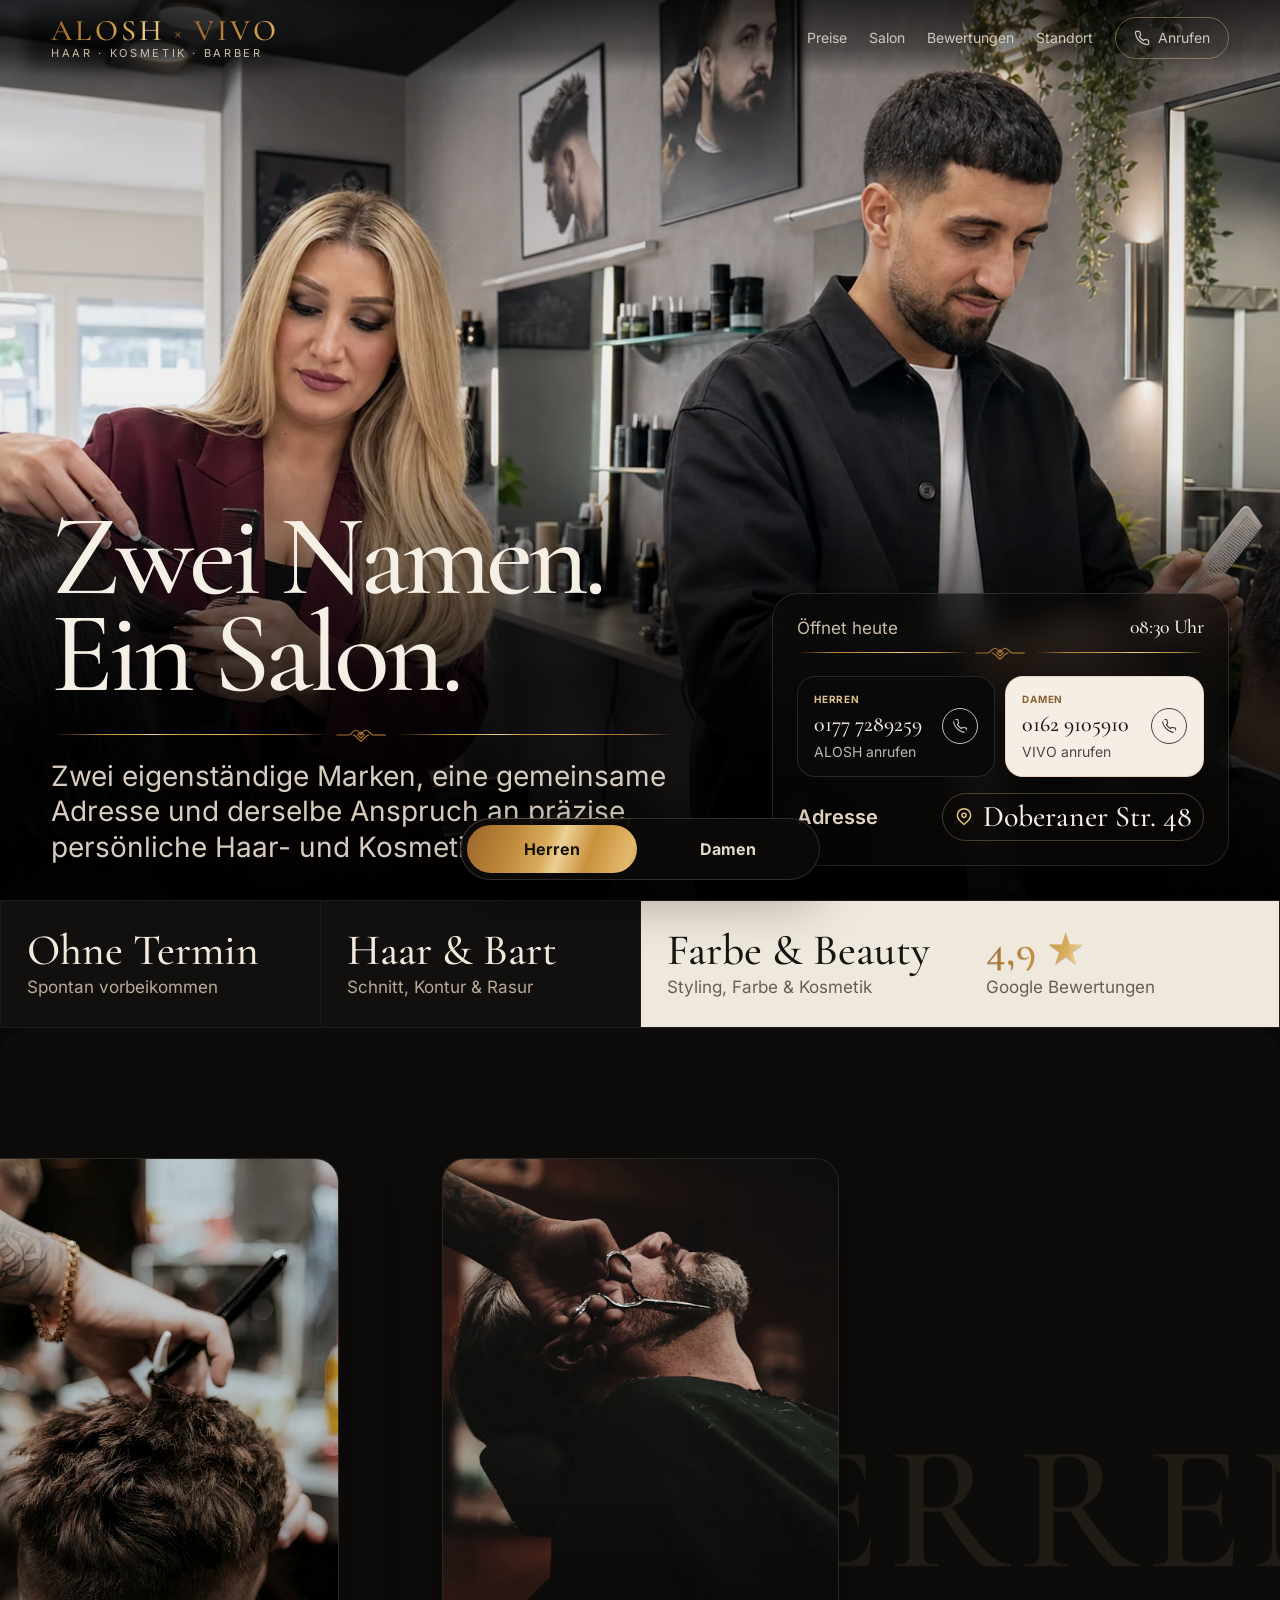
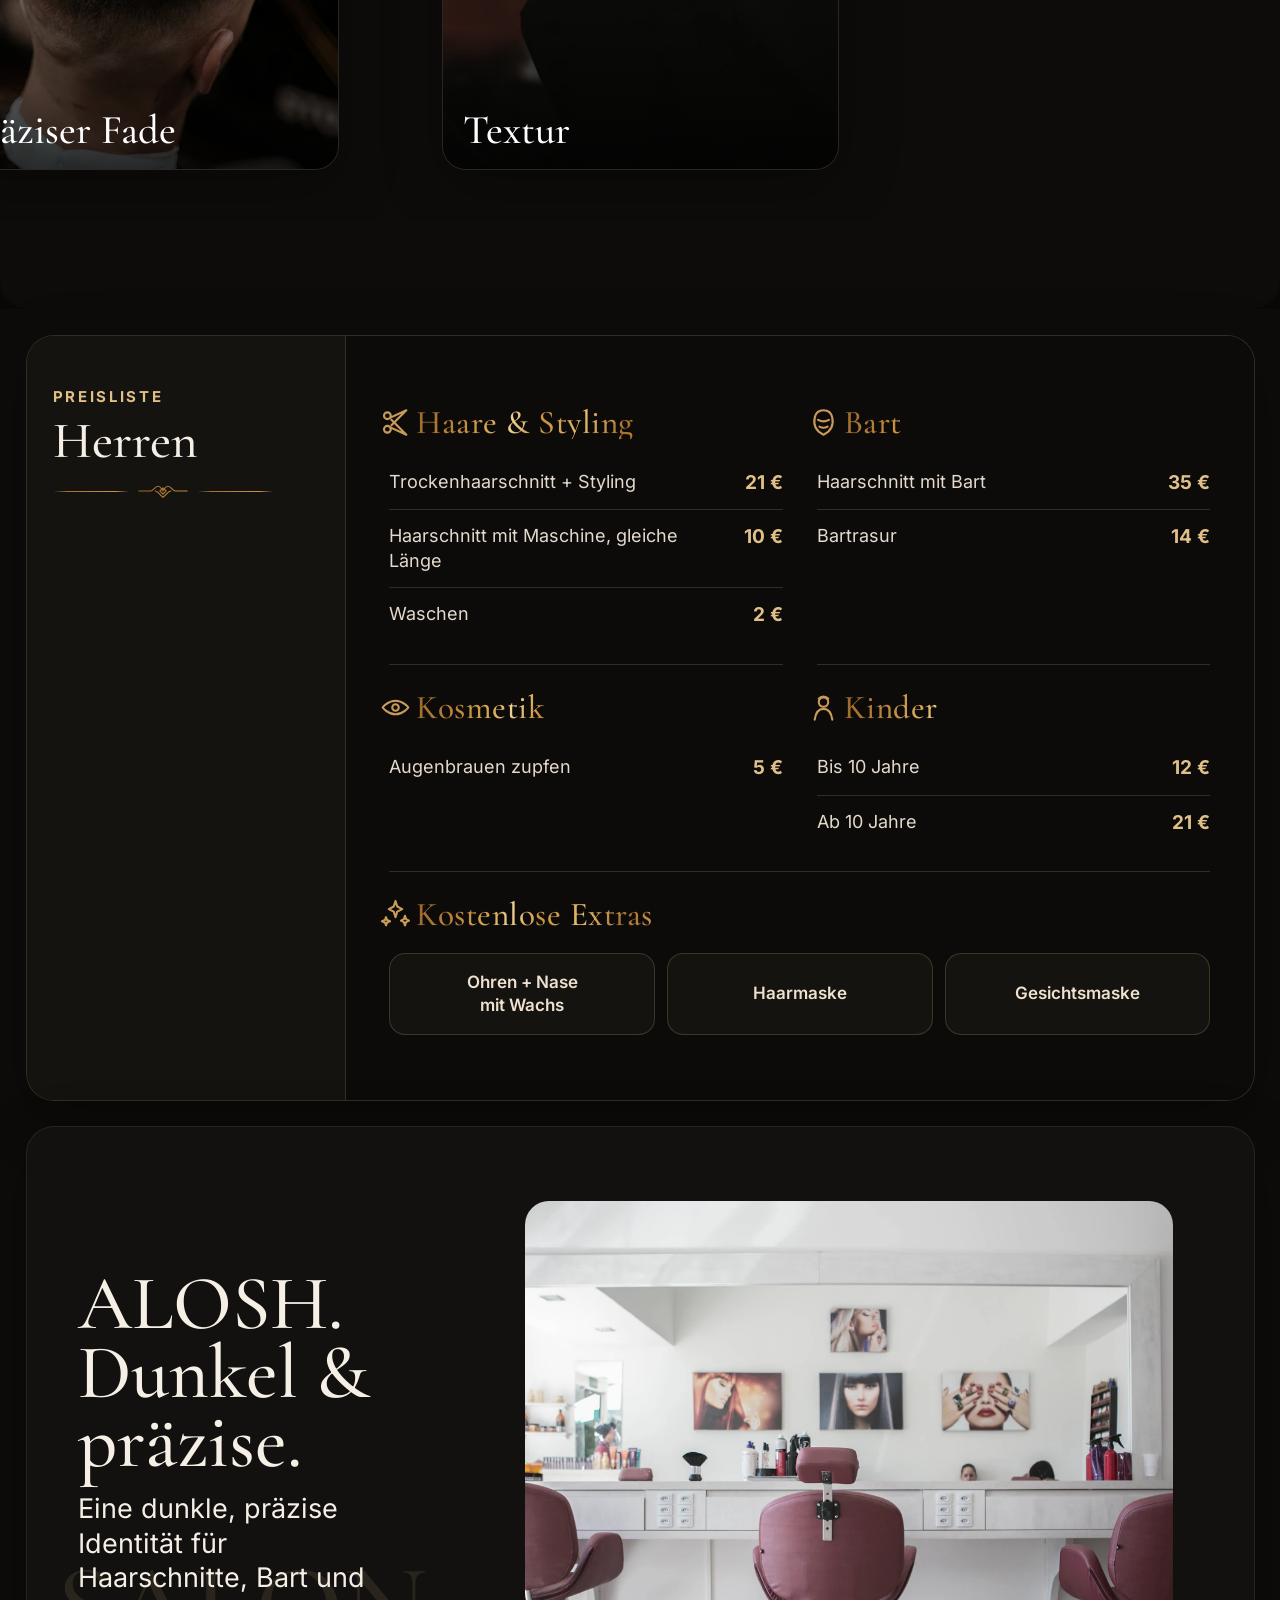
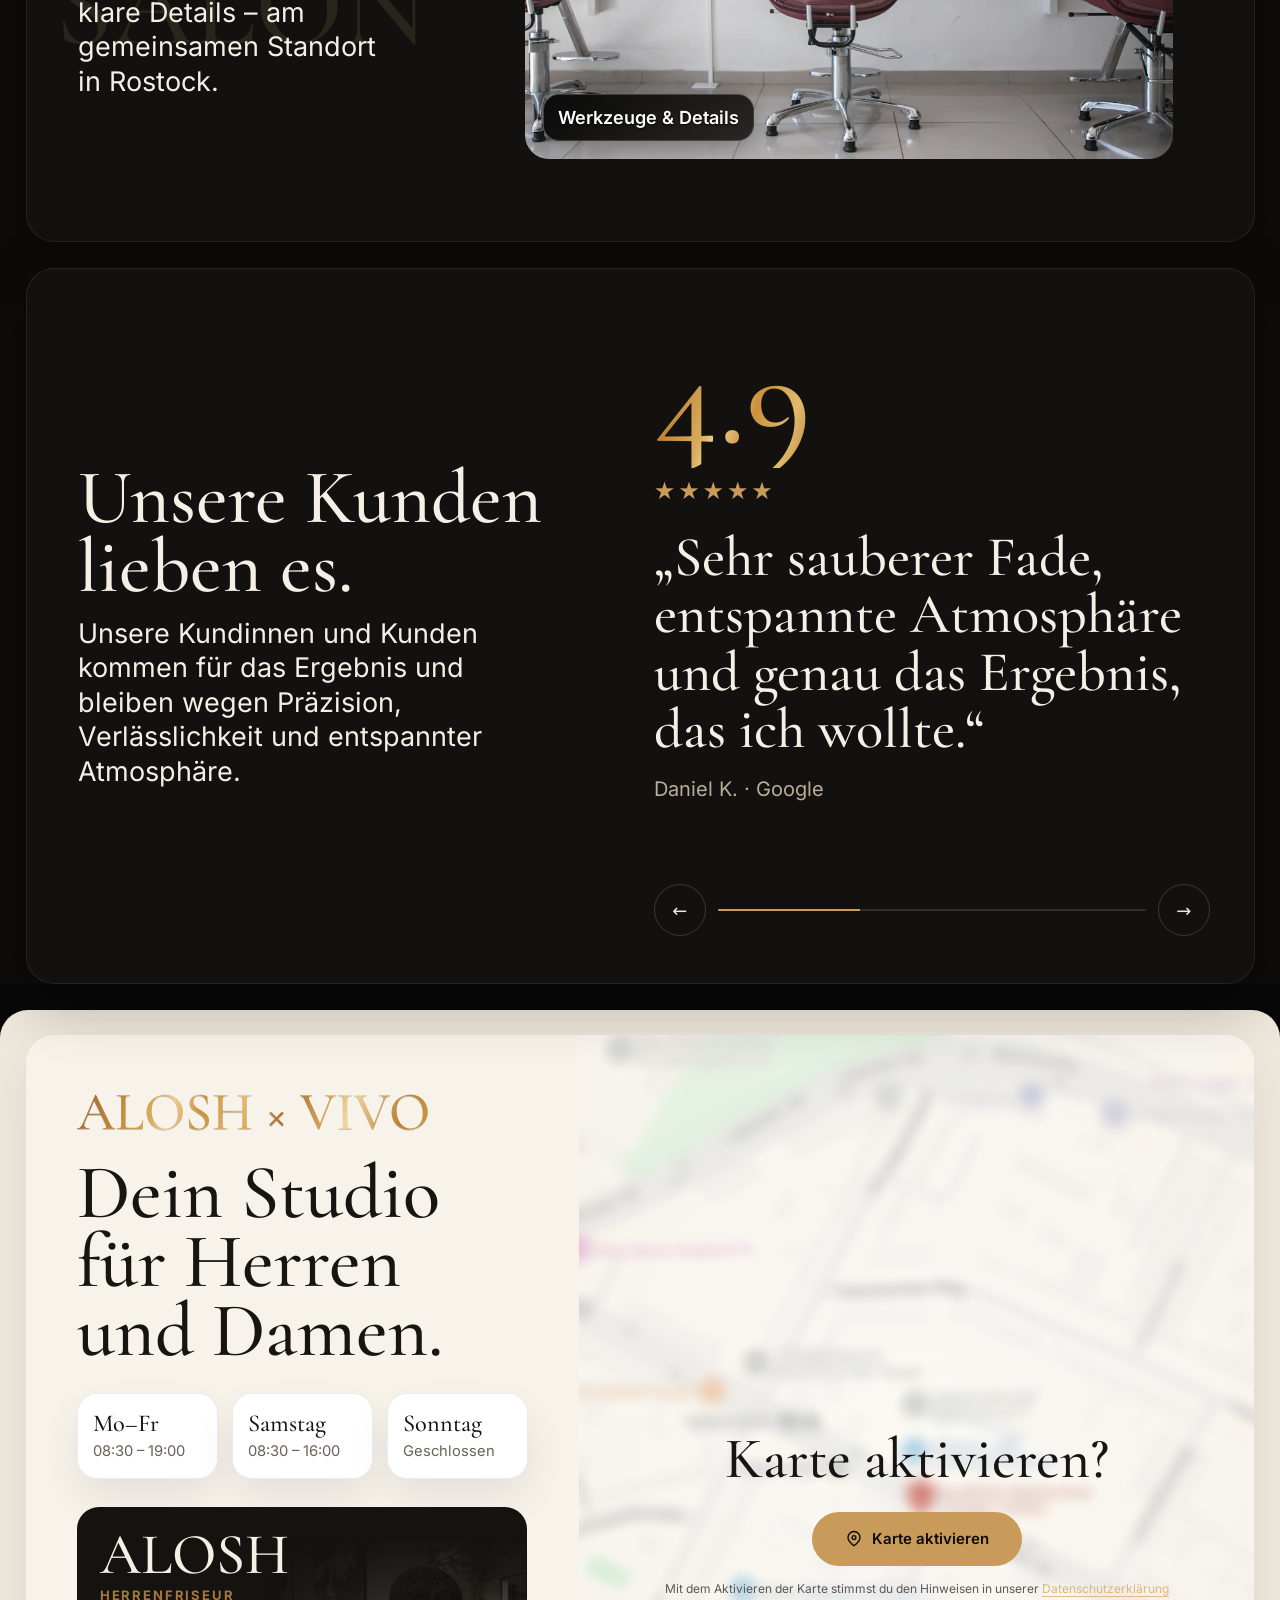
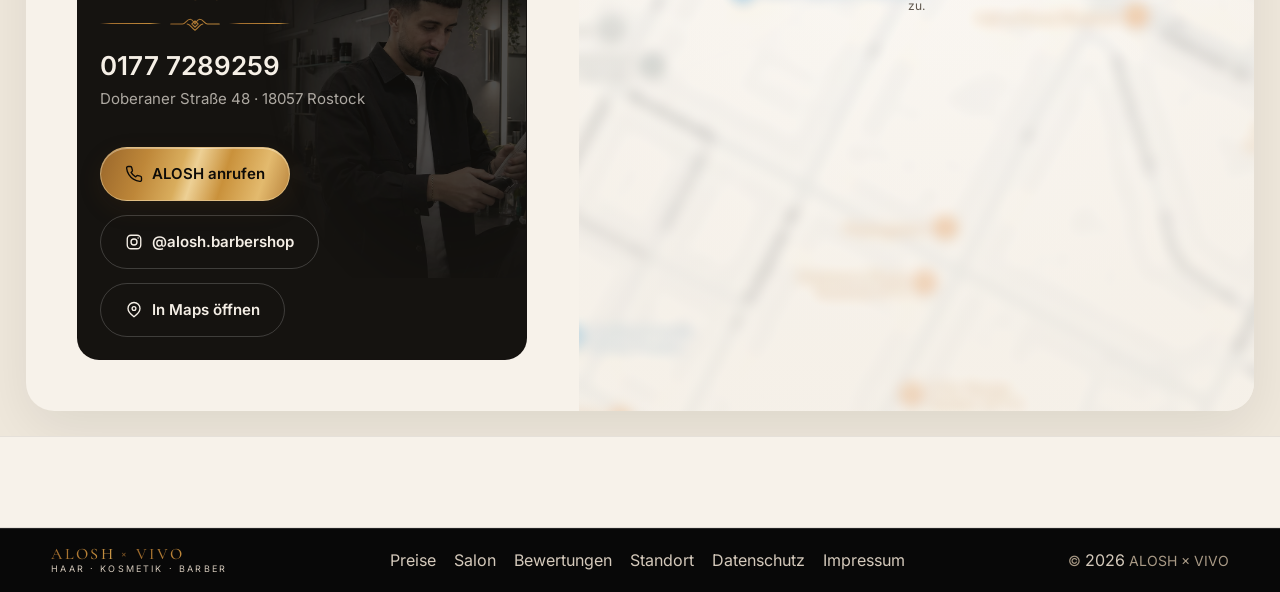
<file: index.html>
<!DOCTYPE html>
<html lang="de">
<head>
  <meta charset="UTF-8" />
  <meta name="viewport" content="width=device-width, initial-scale=1.0" />
  <meta name="theme-color" content="#080808" />
  <meta name="description" content="ALOSH Herrenfriseur und VIVO Damenfriseur in der Doberaner Straße 48 in Rostock. Preise, Öffnungszeiten, Bewertungen und direkter Kontakt." />
  <title>ALOSH × VIVO | Friseur &amp; Barbershop in Rostock</title>
  <link rel="icon" href="favicon.svg" type="image/svg+xml">
  <link rel="icon" href="favicon-32x32.png" sizes="32x32" type="image/png">
  <link rel="icon" href="favicon-16x16.png" sizes="16x16" type="image/png">
  <link rel="shortcut icon" href="favicon.ico">
  <link rel="apple-touch-icon" sizes="180x180" href="apple-touch-icon.png">
  <link rel="manifest" href="site.webmanifest">
  <link rel="stylesheet" href="assets/fonts/fonts.css?v=1">
  <link rel="stylesheet" href="styles.css?v=20260820-gallery1">
  <link rel="stylesheet" href="price-icon-scale.css?v=62">
</head>
<body>
  <div class="grain"></div>

  <header class="site-header">
    <a class="brand" href="#top" aria-label="ALOSH Startseite">
      <span class="brand-name">ALOSH</span>
      <span class="brand-sub">Haar · Kosmetik · Barber</span>
    </a>

    <nav class="desktop-nav" aria-label="Hauptnavigation">
      <a href="#services">Preise</a>
      <a href="#salon">Salon</a>
      <a href="#reviews">Bewertungen</a>
      <a href="#map">Standort</a>
      <a href="#booking" class="nav-book" data-gender-call aria-label="Zur ALOSH Visitenkarte scrollen"><svg class="nav-call-icon" viewBox="0 0 24 24" aria-hidden="true"><path d="M22 16.92v3a2 2 0 0 1-2.18 2 19.79 19.79 0 0 1-8.63-3.07 19.5 19.5 0 0 1-6-6A19.79 19.79 0 0 1 2.12 4.18 2 2 0 0 1 4.11 2h3a2 2 0 0 1 2 1.72c.13.96.36 1.9.69 2.8a2 2 0 0 1-.45 2.11L8.09 9.91a16 16 0 0 0 6 6l1.27-1.27a2 2 0 0 1 2.11-.45c.9.33 1.84.56 2.8.69A2 2 0 0 1 22 16.92Z"/></svg><span>Anrufen</span></a>
    </nav>

    <button class="menu-toggle" aria-label="Menü öffnen" aria-expanded="false">
      <span></span>
      <span></span>
    </button>
  </header>

  <div class="mobile-menu" aria-hidden="true">
    <nav>
      <a href="#services">Preise</a>
      <a href="#salon">Salon</a>
      <a href="#reviews">Bewertungen</a>
      <a href="#map">Standort</a>
      <a href="#booking" data-gender-call aria-label="Zur ALOSH Visitenkarte scrollen"><svg class="nav-call-icon" viewBox="0 0 24 24" aria-hidden="true"><path d="M22 16.92v3a2 2 0 0 1-2.18 2 19.79 19.79 0 0 1-8.63-3.07 19.5 19.5 0 0 1-6-6A19.79 19.79 0 0 1 2.12 4.18 2 2 0 0 1 4.11 2h3a2 2 0 0 1 2 1.72c.13.96.36 1.9.69 2.8a2 2 0 0 1-.45 2.11L8.09 9.91a16 16 0 0 0 6 6l1.27-1.27a2 2 0 0 1 2.11-.45c.9.33 1.84.56 2.8.69A2 2 0 0 1 22 16.92Z"/></svg><span>Anrufen</span></a>
    </nav>
  </div>

  <main id="top">
    <section class="hero">
      <span class="sr-only">Die Inhaberin von VIVO und der Herrenfriseur von ALOSH arbeiten gemeinsam im Salon.</span>
      <div class="hero-inner">
        <div class="hero-copy reveal reveal-left">
          <h1>Zwei Namen.<br>Ein Salon.</h1>
          <div class="ornament-divider hero-title-ornament" aria-hidden="true"><span>❦</span></div>
          <p>Zwei eigenständige Marken, eine gemeinsame Adresse und derselbe Anspruch an präzise, persönliche Haar- und Kosmetikleistungen.</p>
        </div>

        <aside class="hero-card reveal reveal-pop" aria-label="ALOSH und VIVO Kontakt">
          <div class="hero-card-line"><span data-shop-status>Öffnungszeiten</span><strong data-shop-detail>Mo–Fr 08:30–19:00</strong></div>
          <div class="ornament-divider hero-card-ornament" aria-hidden="true"><span>❦</span></div>
          <div class="hero-dual-contact">
            <a class="hero-brand-contact alosh" href="tel:+491777289259" aria-label="ALOSH unter 0177 7289259 anrufen">
              <span>Herren</span><strong>0177 7289259</strong><small>ALOSH anrufen</small>
              <svg class="hero-call-icon" viewBox="0 0 24 24" aria-hidden="true"><path d="M22 16.92v3a2 2 0 0 1-2.18 2 19.79 19.79 0 0 1-8.63-3.07 19.5 19.5 0 0 1-6-6A19.79 19.79 0 0 1 2.12 4.18 2 2 0 0 1 4.11 2h3a2 2 0 0 1 2 1.72c.13.96.36 1.9.69 2.8a2 2 0 0 1-.45 2.11L8.09 9.91a16 16 0 0 0 6 6l1.27-1.27a2 2 0 0 1 2.11-.45c.9.33 1.84.56 2.8.69A2 2 0 0 1 22 16.92Z"/></svg>
            </a>
            <a class="hero-brand-contact vivo" href="tel:+491629105910" aria-label="VIVO unter 0162 9105910 anrufen">
              <span>Damen</span><strong>0162 9105910</strong><small>VIVO anrufen</small>
              <svg class="hero-call-icon" viewBox="0 0 24 24" aria-hidden="true"><path d="M22 16.92v3a2 2 0 0 1-2.18 2 19.79 19.79 0 0 1-8.63-3.07 19.5 19.5 0 0 1-6-6A19.79 19.79 0 0 1 2.12 4.18 2 2 0 0 1 4.11 2h3a2 2 0 0 1 2 1.72c.13.96.36 1.9.69 2.8a2 2 0 0 1-.45 2.11L8.09 9.91a16 16 0 0 0 6 6l1.27-1.27a2 2 0 0 1 2.11-.45c.9.33 1.84.56 2.8.69A2 2 0 0 1 22 16.92Z"/></svg>
            </a>
          </div>
          <div class="hero-card-line hero-address-line"><span>Adresse</span><a class="hero-address-link" href="#map" aria-label="Zur Karte für Doberaner Straße 48 scrollen"><svg class="hero-map-icon" viewBox="0 0 24 24" aria-hidden="true"><path d="M20 10c0 5-8 11-8 11S4 15 4 10a8 8 0 1 1 16 0Z"/><circle cx="12" cy="10" r="2.5"/></svg><span>Doberaner Str. 48</span></a></div>
        </aside>
      </div>

      <div class="hero-decor-wrap" aria-hidden="true">
        <div class="hero-decor one parallax" data-speed="0.18">ALOSH</div>
        <div class="hero-decor two parallax" data-speed="0.11">BARBER</div>
      </div>
    </section>

    <section class="info-strip">
      <div class="info-box reveal reveal-pop" style="--delay:.02s">
        <strong>Ohne Termin</strong>
        <span>Spontan vorbeikommen</span>
      </div>
      <div class="info-box reveal reveal-pop" style="--delay:.08s">
        <strong>Haar &amp; Bart</strong>
        <span>Schnitt, Kontur &amp; Rasur</span>
      </div>
      <div class="info-box reveal reveal-pop" style="--delay:.14s">
        <strong>Farbe &amp; Beauty</strong>
        <span>Styling, Farbe &amp; Kosmetik</span>
      </div>
      <div class="info-box reveal reveal-pop" style="--delay:.2s">
        <strong>4,9 ★</strong>
        <span>Google Bewertungen</span>
      </div>
    </section>

    <section class="cuts-showcase" id="cuts" aria-label="Frisuren Beispiele">
      <div class="cuts-stage">
        <div class="cuts-word parallax" data-speed="0.045" data-gender-word aria-hidden="true">HERREN</div>

        <div class="cuts-carousel gender-panel" data-gender-panel="herren">
          <div class="cuts-track" data-cuts-carousel="herren" tabindex="0" aria-label="Herren Frisuren. Seitlich wischen oder ziehen.">
            <figure class="cut-card animate-on-scroll" style="--delay:.02s">
              <img loading="lazy" src="assets/mockups/herren-fade.webp" alt="Moderner Herren Fade" />
              <figcaption>Präziser Fade</figcaption>
            </figure>
            <figure class="cut-card animate-on-scroll" style="--delay:.1s">
              <img loading="lazy" src="assets/mockups/herren-textur.webp" alt="Texturierter Herren Haarschnitt" />
              <figcaption>Textur</figcaption>
            </figure>
            <figure class="cut-card animate-on-scroll" style="--delay:.18s">
              <img loading="lazy" src="assets/mockups/herren-klassisch.webp" alt="Klassischer Herren Haarschnitt" />
              <figcaption>Klassisch</figcaption>
            </figure>
            <figure class="cut-card animate-on-scroll" style="--delay:.26s">
              <img loading="lazy" src="assets/mockups/herren-bart.webp" alt="Herren Haarschnitt und Bart" />
              <figcaption>Schnitt + Bart</figcaption>
            </figure>
          </div>
        </div>

        <div class="cuts-carousel gender-panel" data-gender-panel="damen" hidden>
          <div class="cuts-track" data-cuts-carousel="damen" tabindex="0" aria-label="Damen Frisuren. Seitlich wischen oder ziehen.">
            <figure class="cut-card animate-on-scroll in-view">
              <img loading="lazy" src="assets/mockups/damen-stufen.webp" alt="Damen Frisur mit weichen Stufen" />
              <figcaption>Weiche Stufen</figcaption>
            </figure>
            <figure class="cut-card animate-on-scroll in-view">
              <img loading="lazy" src="assets/mockups/damen-wellen.webp" alt="Damen Frisur mit weichen Wellen" />
              <figcaption>Weiche Wellen</figcaption>
            </figure>
            <figure class="cut-card animate-on-scroll in-view">
              <img loading="lazy" src="assets/mockups/damen-schnitt.webp" alt="Moderner Damen Haarschnitt" />
              <figcaption>Moderner Schnitt</figcaption>
            </figure>
            <figure class="cut-card animate-on-scroll in-view">
              <img loading="lazy" src="assets/mockups/damen-farbe.webp" alt="Damen Farbe und Styling" />
              <figcaption>Farbe + Styling</figcaption>
            </figure>
          </div>
        </div>
      </div>
    </section>

    <div class="stack-shell">
      <section class="stack-panel price-panel" id="services" style="--z:10">
        <div class="panel-inner cream price-panel-inner">
          <div class="panel-grid price-layout">
            <div class="panel-copy price-intro reveal reveal-left">
              <div class="scroll-decor parallax" data-speed="0.12">PREISE</div>
              <p class="price-kicker">Preisliste</p>
              <h2 data-gender-price-title>Herren</h2>
              <div class="ornament-divider price-title-ornament" aria-hidden="true"><span>❦</span></div>
            </div>

            <div class="price-side gender-panel" data-gender-panel="herren">
              <section class="price-category">
                <div class="price-category-head"><span><svg viewBox="0 0 24 24"><circle cx="6" cy="7" r="2.5"/><circle cx="6" cy="17" r="2.5"/><path d="M8.2 8.4 20 3M8.2 15.6 20 21M9 10l11 11M9 14 20 3"/></svg></span><h3>Haare &amp; Styling</h3></div>
                <div class="price-simple-row"><span>Trockenhaarschnitt + Styling</span><strong>21 €</strong></div>
                <div class="price-simple-row"><span>Haarschnitt mit Maschine, gleiche Länge</span><strong>10 €</strong></div>
                <div class="price-simple-row"><span>Waschen</span><strong>2 €</strong></div>
              </section>

              <section class="price-category">
                <div class="price-category-head"><span><svg viewBox="0 0 24 24"><path d="M5.5 8.5c.7-3.6 2.8-5.5 6.5-5.5s5.8 1.9 6.5 5.5c1 5.1-.4 9.7-6.5 12.5-6.1-2.8-7.5-7.4-6.5-12.5Z"/><path d="M8 10c2.4 1.4 5.6 1.4 8 0M9 15c2 1.2 4 1.2 6 0"/></svg></span><h3>Bart</h3></div>
                <div class="price-simple-row"><span>Haarschnitt mit Bart</span><strong>35 €</strong></div>
                <div class="price-simple-row"><span>Bartrasur</span><strong>14 €</strong></div>
              </section>

              <section class="price-category">
                <div class="price-category-head"><span><svg viewBox="0 0 24 24"><path d="M2.5 12s3.7-5 9.5-5 9.5 5 9.5 5-3.7 5-9.5 5-9.5-5-9.5-5Z"/><circle cx="12" cy="12" r="2.4"/></svg></span><h3>Kosmetik</h3></div>
                <div class="price-simple-row"><span>Augenbrauen zupfen</span><strong>5 €</strong></div>
              </section>

              <section class="price-category">
                <div class="price-category-head"><span><svg viewBox="0 0 24 24"><circle cx="12" cy="8" r="3.5"/><path d="M5.5 21c.7-5 2.9-8 6.5-8s5.8 3 6.5 8M8.5 5.5c1.7-2.2 5.3-2.2 7 0"/></svg></span><h3>Kinder</h3></div>
                <div class="price-simple-row"><span>Bis 10 Jahre</span><strong>12 €</strong></div>
                <div class="price-simple-row"><span>Ab 10 Jahre</span><strong>21 €</strong></div>
              </section>

              <section class="price-category price-category-wide price-extras">
                <div class="price-category-head"><span><svg viewBox="0 0 24 24"><path d="m12 2 1.3 4.1L17 8l-3.7 1.9L12 14l-1.3-4.1L7 8l3.7-1.9L12 2Z"/><path d="m19 13 .8 2.4L22 16.5l-2.2 1.1L19 20l-.8-2.4-2.2-1.1 2.2-1.1L19 13ZM5 14l.8 2.1L8 17l-2.2.9L5 20l-.8-2.1L2 17l2.2-.9L5 14Z"/></svg></span><h3>Kostenlose Extras</h3></div>
                <div class="free-extra-grid">
                  <span>Ohren + Nase<br>mit Wachs</span>
                  <span>Haarmaske</span>
                  <span>Gesichtsmaske</span>
                </div>
              </section>
            </div>

            <div class="price-side gender-panel" data-gender-panel="damen" hidden>
              <section class="price-category price-category-wide length-category">
                <div class="price-category-head"><span><svg viewBox="0 0 24 24"><circle cx="6" cy="7" r="2.5"/><circle cx="6" cy="17" r="2.5"/><path d="M8.2 8.4 20 3M8.2 15.6 20 21M9 10l11 11M9 14 20 3"/></svg></span><h3>Schnitt &amp; Styling</h3></div>
                <div class="price-length-head" aria-hidden="true">
                  <span></span><strong>Kurz<small>bis Kinn</small></strong><strong>Mittel<small>bis Schulter</small></strong><strong>Lang<small>ab Schulter</small></strong>
                </div>
                <div class="price-length-row">
                  <span class="price-service">Waschen · Schneiden · Föhnen</span>
                  <span class="price-cell"><small>Kurz</small><strong>ab 45 €</strong></span>
                  <span class="price-cell"><small>Mittel</small><strong>55 €</strong></span>
                  <span class="price-cell"><small>Lang</small><strong>65 €</strong></span>
                </div>
                <div class="price-length-row">
                  <span class="price-service">Waschen · Schneiden</span>
                  <span class="price-cell"><small>Kurz</small><strong>ab 35 €</strong></span>
                  <span class="price-cell"><small>Mittel</small><strong>45 €</strong></span>
                  <span class="price-cell"><small>Lang</small><strong>55 €</strong></span>
                </div>
                <div class="price-length-row">
                  <span class="price-service">Waschen · Föhnen</span>
                  <span class="price-cell"><small>Kurz</small><strong>ab 28 €</strong></span>
                  <span class="price-cell"><small>Mittel</small><strong>35 €</strong></span>
                  <span class="price-cell"><small>Lang</small><strong>45 €</strong></span>
                </div>
                <div class="price-length-row">
                  <span class="price-service">Ponyschnitt</span>
                  <span class="price-cell"><small>Kurz</small><strong>10 €</strong></span>
                </div>
                <div class="price-length-row">
                  <span class="price-service">Haare glätten</span>
                  <span class="price-cell"><small>Kurz</small><strong>ab 29 €</strong></span>
                  <span class="price-cell"><small>Mittel</small><strong>39 €</strong></span>
                  <span class="price-cell"><small>Lang</small><strong>49 €</strong></span>
                </div>
                <div class="price-length-row">
                  <span class="price-service">Haare locken</span>
                  <span class="price-cell"><small>Kurz</small><strong>ab 30 €</strong></span>
                  <span class="price-cell"><small>Mittel</small><strong>40 €</strong></span>
                  <span class="price-cell"><small>Lang</small><strong>50 €</strong></span>
                </div>
              </section>

              <section class="price-category price-category-wide length-category">
                <div class="price-category-head"><span><svg viewBox="0 0 24 24"><path d="M12 2.5S5.5 10 5.5 15a6.5 6.5 0 0 0 13 0C18.5 10 12 2.5 12 2.5Z"/></svg></span><h3>Farbe</h3></div>
                <div class="price-length-head" aria-hidden="true">
                  <span></span><strong>Kurz<small>bis Kinn</small></strong><strong>Mittel<small>bis Schulter</small></strong><strong>Lang<small>ab Schulter</small></strong>
                </div>
                <div class="price-length-row">
                  <span class="price-service">Farbe komplett</span>
                  <span class="price-cell"><small>Kurz</small><strong>ab 60 €</strong></span>
                  <span class="price-cell"><small>Mittel</small><strong>75 €</strong></span>
                  <span class="price-cell"><small>Lang</small><strong>85 €</strong></span>
                </div>
                <div class="price-length-row">
                  <span class="price-service">Ansatzfärbung (bis 2 cm)</span>
                  <span class="price-cell"><small>Kurz</small><strong>ab 50 €</strong></span>
                  <span class="price-cell price-na"><small>Mittel</small><strong>–</strong></span>
                  <span class="price-cell price-na"><small>Lang</small><strong>–</strong></span>
                </div>
                <div class="price-length-row">
                  <span class="price-service">Ansatztönung (mehr als 2 cm)</span>
                  <span class="price-cell"><small>Kurz</small><strong>ab 60 €</strong></span>
                  <span class="price-cell price-na"><small>Mittel</small><strong>–</strong></span>
                  <span class="price-cell price-na"><small>Lang</small><strong>–</strong></span>
                </div>
                <div class="price-length-row">
                  <span class="price-service">Tönung</span>
                  <span class="price-cell"><small>Kurz</small><strong>ab 40 €</strong></span>
                  <span class="price-cell"><small>Mittel</small><strong>48 €</strong></span>
                  <span class="price-cell"><small>Lang</small><strong>55 €</strong></span>
                </div>
              </section>

              <section class="price-category price-category-wide length-category">
                <div class="price-category-head"><span><svg viewBox="0 0 24 24"><path d="m12 2 1.4 5.6L18 10l-4.6 2.4L12 18l-1.4-5.6L6 10l4.6-2.4L12 2Z"/><path d="m19 3 .6 1.7L21 5.3l-1.4.6L19 7.5l-.6-1.6L17 5.3l1.4-.6L19 3Z"/></svg></span><h3>Blond &amp; Strähnen</h3></div>
                <div class="price-length-head" aria-hidden="true">
                  <span></span><strong>Kurz<small>bis Kinn</small></strong><strong>Mittel<small>bis Schulter</small></strong><strong>Lang<small>ab Schulter</small></strong>
                </div>
                <div class="price-length-row">
                  <span class="price-service">Balayage</span>
                  <span class="price-cell"><small>Kurz</small><strong>ab 75 €</strong></span>
                  <span class="price-cell"><small>Mittel</small><strong>90 €</strong></span>
                  <span class="price-cell"><small>Lang</small><strong>110 €</strong></span>
                </div>
                <div class="price-length-row">
                  <span class="price-service">Strähnen</span>
                  <span class="price-cell"><small>Kurz</small><strong>ab 70 €</strong></span>
                  <span class="price-cell"><small>Mittel</small><strong>80 €</strong></span>
                  <span class="price-cell"><small>Lang</small><strong>100 €</strong></span>
                </div>
              </section>

              <section class="price-category price-category-wide length-category">
                <div class="price-category-head"><span><svg viewBox="0 0 24 24"><path d="M5 2.5c-4 3.8 4 5.3 0 9.5s4 5.7 0 9.5M12 2.5c-4 3.8 4 5.3 0 9.5s4 5.7 0 9.5M19 2.5c-4 3.8 4 5.3 0 9.5s4 5.7 0 9.5"/></svg></span><h3>Glättung &amp; Umformung</h3></div>
                <div class="price-length-head" aria-hidden="true">
                  <span></span><strong>Kurz<small>bis Kinn</small></strong><strong>Mittel<small>bis Schulter</small></strong><strong>Lang<small>ab Schulter</small></strong>
                </div>
                <div class="price-length-row">
                  <span class="price-service">Keratinglättung</span>
                  <span class="price-cell"><small>Kurz</small><strong>ab 130 €</strong></span>
                  <span class="price-cell"><small>Mittel</small><strong>160 €</strong></span>
                  <span class="price-cell"><small>Lang</small><strong>190 €</strong></span>
                </div>
                <div class="price-length-row">
                  <span class="price-service">Dauerwelle</span>
                  <span class="price-cell"><small>Kurz</small><strong>ab 60 €</strong></span>
                  <span class="price-cell"><small>Mittel</small><strong>70 €</strong></span>
                  <span class="price-cell"><small>Lang</small><strong>80 €</strong></span>
                </div>
              </section>

              <section class="price-category">
                <div class="price-category-head"><span><svg viewBox="0 0 24 24"><path d="M20.5 3.5C12 3.5 5 7.4 4.5 16c4.1 1.7 7.8.2 10.8-2.8 3.8-3.4 4.6-6.7 5.2-9.7Z"/><path d="M3.5 21c3.2-6.2 7.5-10 14.2-14"/></svg></span><h3>Pflege</h3></div>
                <div class="price-simple-row"><span>Haarmaske</span><strong>ab 10 €</strong></div>
                <div class="price-simple-row"><span>Intensivkur (Haarmaske + Ampulle)</span><strong>ab 18 €</strong></div>
              </section>

              <section class="price-category">
                <div class="price-category-head"><span><svg viewBox="0 0 24 24"><path d="M2.5 12s3.7-5 9.5-5 9.5 5 9.5 5-3.7 5-9.5 5-9.5-5-9.5-5Z"/><circle cx="12" cy="12" r="2.4"/></svg></span><h3>Kosmetik</h3></div>
                <div class="price-simple-row"><span>Augenbrauen zupfen</span><strong>10 €</strong></div>
                <div class="price-simple-row"><span>Augenbrauen färben</span><strong>10 €</strong></div>
                <div class="price-simple-row"><span>Wimpern färben</span><strong>12 €</strong></div>
              </section>

              <section class="price-category">
                <div class="price-category-head"><span><svg viewBox="0 0 24 24"><path d="m3.5 8 5 4.2L12 4l3.5 8.2 5-4.2-2.2 11H5.7L3.5 8Z"/><path d="M6 21h12"/></svg></span><h3>Hochzeit &amp; Extras</h3></div>
                <div class="price-simple-row"><span>Hochsteckfrisur</span><strong>ab 65 €</strong></div>
                <div class="price-simple-row"><span>Frisur</span><strong>200 €</strong></div>
                <div class="price-simple-row"><span>Frisur mit Make-up</span><strong>250 €</strong></div>
                <div class="price-simple-row"><span>Probestecken</span><strong>ab 70–100 €</strong></div>
                <div class="price-simple-row"><span>Make-up</span><strong>ab 60 €</strong></div>
              </section>

              <section class="price-category">
                <div class="price-category-head"><span><svg viewBox="0 0 24 24"><circle cx="12" cy="8" r="3.5"/><path d="M5.5 21c.7-5 2.9-8 6.5-8s5.8 3 6.5 8M8.5 5.5c1.7-2.2 5.3-2.2 7 0"/></svg></span><h3>Kinder</h3></div>
                <p class="price-category-note">Mädchen bis 12 Jahre</p>
                <div class="price-simple-row"><span>Waschen · Schneiden · Stylen</span><strong>25 €</strong></div>
              </section>

              <aside class="price-info price-category-wide">
                Alle Preise verstehen sich inklusive Beratung, Waschen und hochwertiger Pflegeprodukte.
              </aside>
            </div>
          </div>
        </div>
      </section>

      <section class="stack-panel" id="salon" style="--z:20">
        <div class="panel-inner">
          <div class="panel-grid">
            <div class="panel-copy gallery-copy reveal reveal-left">
              <div class="scroll-decor parallax" data-speed="0.2">SALON</div>
              <h2>Dunkle Töne.<br>Warmes Licht.</h2>
              <p>Ein ruhiger Salon, warmes Licht und eine konzentrierte Atmosphäre – mit Fokus auf ein starkes Ergebnis.</p>
            </div>
            <div class="gallery-side reveal reveal-zoom">
              <div class="gallery-viewport">
                <div class="gallery-track">
                  <figure class="gallery-card active">
                    <img loading="lazy" src="assets/mockups/salon-arbeitsbereich.webp" alt="Moderner Arbeitsbereich im gemeinsamen Salon von ALOSH und VIVO" />
                    <figcaption>Salon-Atmosphäre</figcaption>
                  </figure>
                  <figure class="gallery-card">
                    <img loading="lazy" src="assets/mockups/herren-textur.webp" alt="Präziser Herrenhaarschnitt während der Behandlung" />
                    <figcaption>Präziser Schnitt</figcaption>
                  </figure>
                  <figure class="gallery-card">
                    <img loading="lazy" src="assets/mockups/salon-werkzeuge.webp" alt="Professionelle Barber-Werkzeuge im Stylingbereich" />
                    <figcaption>Werkzeuge & Details</figcaption>
                  </figure>
                </div>
              </div>
            </div>
          </div>
        </div>
      </section>

      <section class="stack-panel" id="reviews" style="--z:30">
        <div class="panel-inner">
          <div class="panel-grid">
            <div class="panel-copy reveal reveal-left">
              <div class="scroll-decor parallax" data-speed="0.18">VERTRAUEN</div>
              <h2>Unsere Kunden<br>lieben es.</h2>
              <p>Unsere Kundinnen und Kunden kommen für das Ergebnis und bleiben wegen Präzision, Verlässlichkeit und entspannter Atmosphäre.</p>
            </div>
            <div class="review-side reveal reveal-right">
              <div class="rating-big">4.9</div>
              <div class="stars">★★★★★</div>
              <div class="review-viewport">
                <div class="review-track">
                  <article class="review-card active">
                    <blockquote>„Sehr sauberer Fade, entspannte Atmosphäre und genau das Ergebnis, das ich wollte.“</blockquote>
                    <footer>Daniel K. · Google</footer>
                  </article>
                  <article class="review-card">
                    <blockquote>„Starker Salon, freundliches Team und bei jedem Detail merkt man die Sorgfalt.“</blockquote>
                    <footer>Jonas M. · Google</footer>
                  </article>
                  <article class="review-card">
                    <blockquote>„Mein bester Barber-Termin seit Langem. Haare und Bart waren beide genau auf den Punkt.“</blockquote>
                    <footer>Mehmet A. · Google</footer>
                  </article>
                </div>
              </div>
              <div class="review-nav">
                <button class="carousel-btn" data-review-prev aria-label="Vorherige Bewertung">←</button>
                <div class="review-progress"><span></span></div>
                <button class="carousel-btn" data-review-next aria-label="Nächste Bewertung">→</button>
              </div>
            </div>
          </div>
        </div>
      </section>
    </div>

    <section class="visit-book" id="visit">
      <div class="visit-card">
        <div class="visit-content reveal reveal-left">
          <h2>Leicht zu finden.<br>Einfach zu buchen.</h2>
          <p>Du findest uns in Rostock. Wähle dein Studio und kontaktiere direkt ALOSH oder VIVO für deinen nächsten Termin.</p>

          <div class="hours-grid">
            <div class="hour-box animate-on-scroll reveal-pop" style="--delay:.02s"><strong>Mo–Fr</strong><span>08:30 – 19:00</span></div>
            <div class="hour-box animate-on-scroll reveal-pop" style="--delay:.08s"><strong>Samstag</strong><span>08:30 – 16:00</span></div>
            
            <div class="hour-box animate-on-scroll reveal-pop" style="--delay:.14s"><strong>Sonntag</strong><span>Geschlossen</span></div>
          </div>

          <div class="visit-actions" id="booking">
            <a class="button button-gold" href="tel:+491777289259">ALOSH anrufen: 0177 7289259</a>
            <a class="button button-outline" style="color:#201b14;border-color:rgba(17,15,11,.14)" href="https://maps.app.goo.gl/WTr4e5A8BV3Z1e949" target="_blank" rel="noopener">In Maps öffnen</a>
          </div>
        </div>

        <div class="visit-map reveal reveal-zoom" id="map" aria-live="polite" data-map-src="https://www.google.com/maps/embed?pb=!1m18!1m12!1m3!1d2340.0060724542013!2d12.1136261!3d54.0913677!2m3!1f0!2f0!3f0!3m2!1i1024!2i768!4f13.1!3m3!1m2!1s0x47ac5713f7ea86ab%3A0xac3e5bd891285816!2sKurdistan%20Barbershop%20-%20Friseur%20Atelier%20Justyna%2C%20Rostock!5e0!3m2!1sde!2sde!4v1787245678585!5m2!1sde!2sde">
          <img class="map-preview" src="assets/map-preview.webp" alt="" width="1363" height="911" loading="lazy" decoding="async" aria-hidden="true" />
          <section class="map-consent" data-map-consent aria-labelledby="map-consent-title">
            <h3 id="map-consent-title">Karte aktivieren?</h3>
            <div class="map-consent-actions">
              <button class="button button-gold button-with-icon" type="button" data-map-load>
                <svg class="action-icon" viewBox="0 0 24 24" aria-hidden="true"><path d="M20 10c0 5-8 11-8 11S4 15 4 10a8 8 0 1 1 16 0Z"/><circle cx="12" cy="10" r="2.5"/></svg>
                <span>Karte aktivieren</span>
              </button>
            </div>
            <small>Mit dem Aktivieren der Karte stimmst du den Hinweisen in unserer <a href="datenschutz.html#google-maps">Datenschutzerklärung</a> zu.</small>
          </section>
        </div>
      </div>
    </section>
  </main>

  <div class="gender-dock-slot" data-gender-dock-slot aria-hidden="true"></div>

  <footer class="footer">
    <a class="brand" href="#top">
      <span class="brand-name">ALOSH</span>
      <span class="brand-sub">Haar · Kosmetik · Barber</span>
    </a>
    <nav>
      <a href="#services">Preise</a>
      <a href="#salon">Salon</a>
      <a href="#reviews">Bewertungen</a>
      <a href="#map">Standort</a>
      <a href="datenschutz.html">Datenschutz</a>
      <a href="impressum.html">Impressum</a>
    </nav>
    <span>© <span id="year"></span> ALOSH</span>
  </footer>
  <div class="page-load-cue" data-page-load-cue aria-hidden="true">
    <button type="button" class="page-scroll-cue" data-page-scroll-cue tabindex="-1" aria-label="Weiter zu Frisuren und Preisen scrollen">
      <span>Mehr entdecken</span>
      <svg viewBox="0 0 24 24" aria-hidden="true"><path d="M12 4v15m-6-6 6 6 6-6" /></svg>
    </button>
  </div>
  <nav class="gender-dock" data-gender-dock aria-label="Damen oder Herren" aria-hidden="true">
    <button type="button" class="gender-dock-button is-active" data-gender-toggle="herren" aria-pressed="true">Herren</button>
    <button type="button" class="gender-dock-button" data-gender-toggle="damen" aria-pressed="false">Damen</button>
  </nav>
  <script src="gender-scroll-fix.js?v=20260820-privacy1" defer></script>
  <script src="privacy-controls.js?v=1" defer></script>
  <script src="script.js?v=20260820-accessibility1" defer></script>
</body>
</html>
</file>
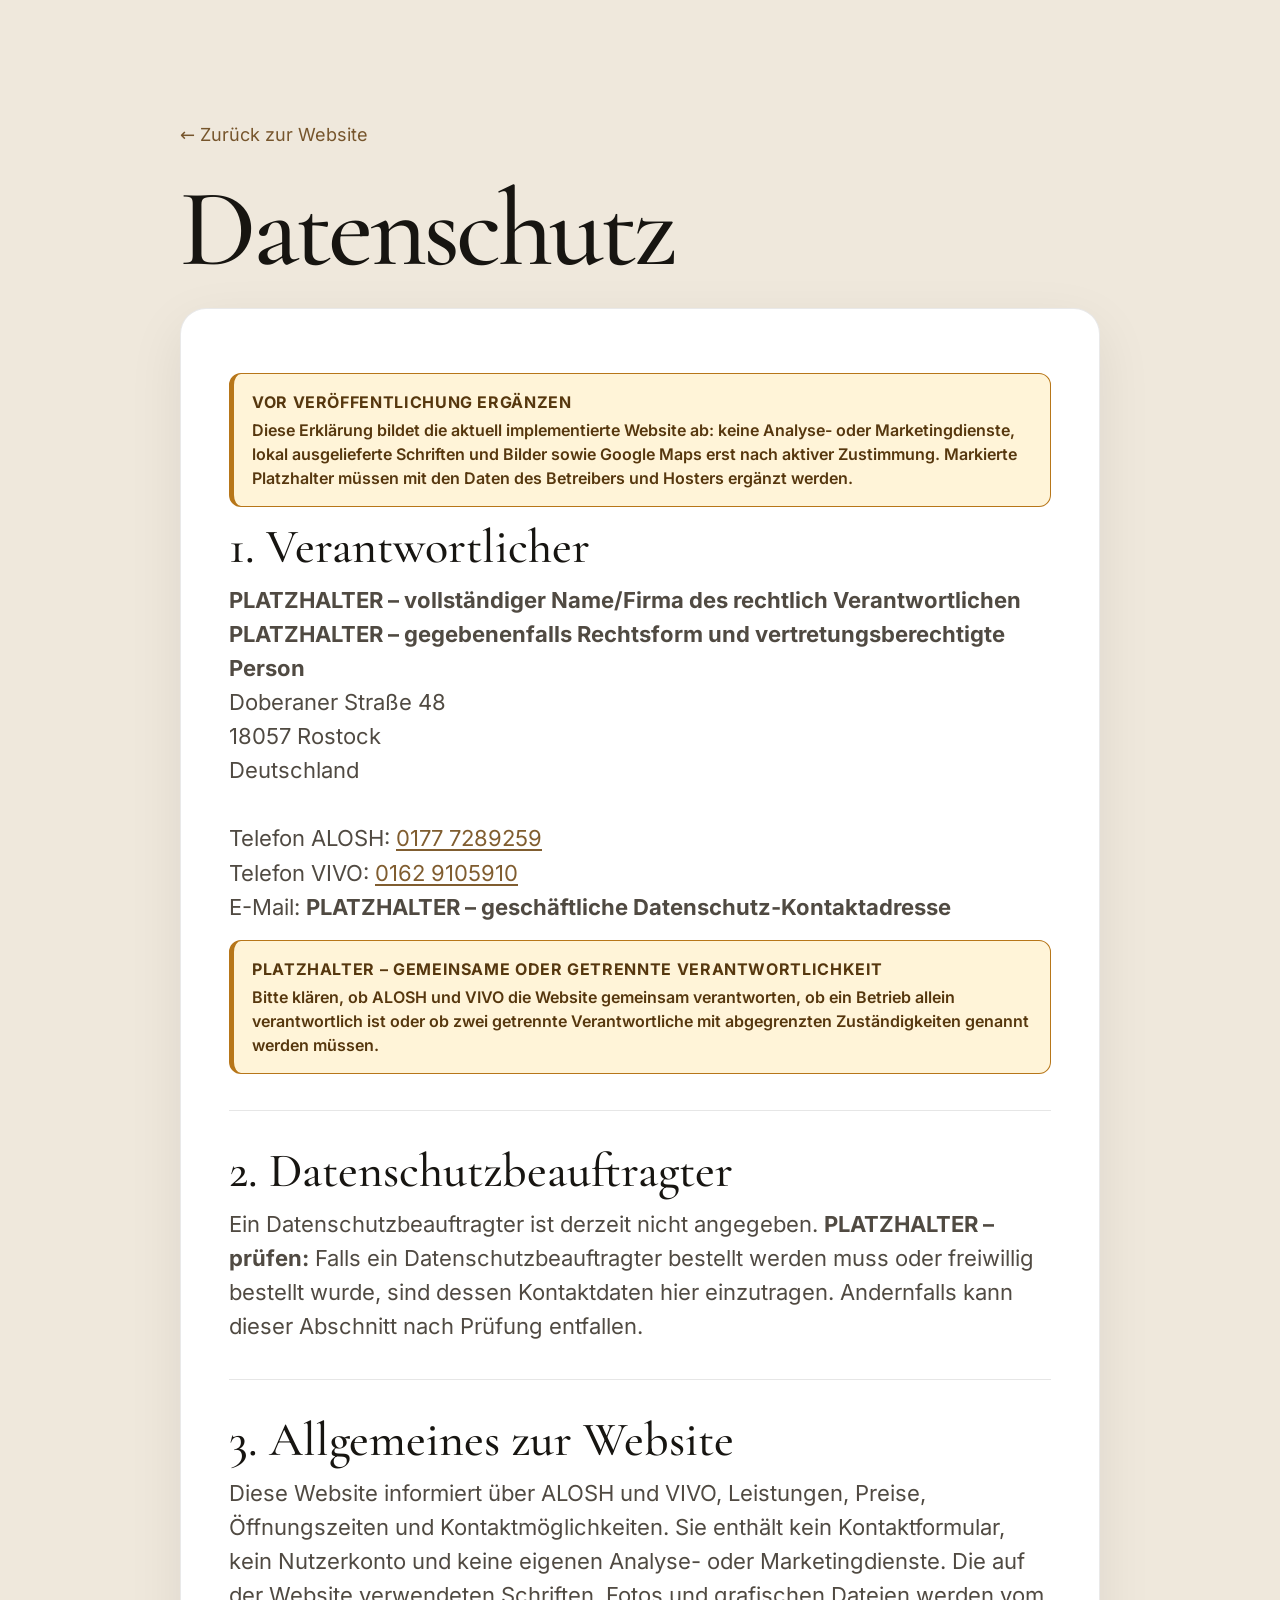
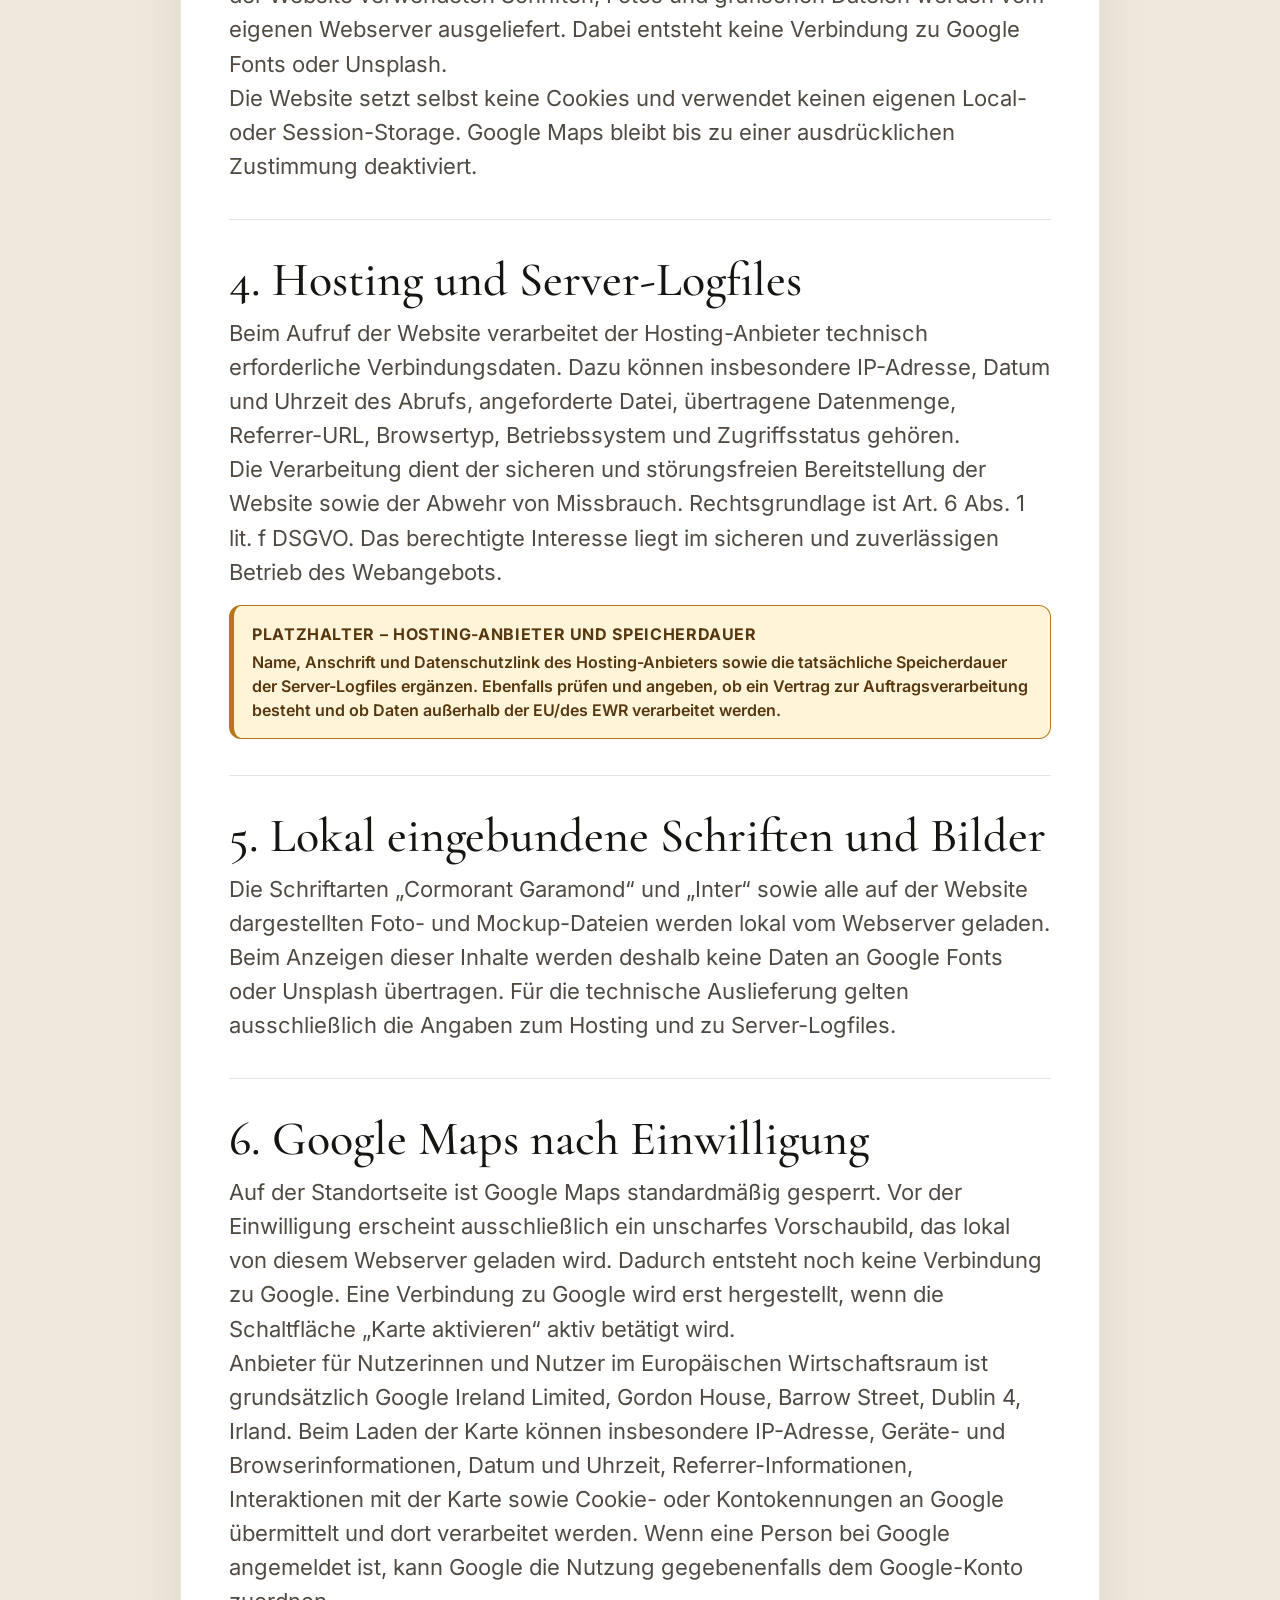
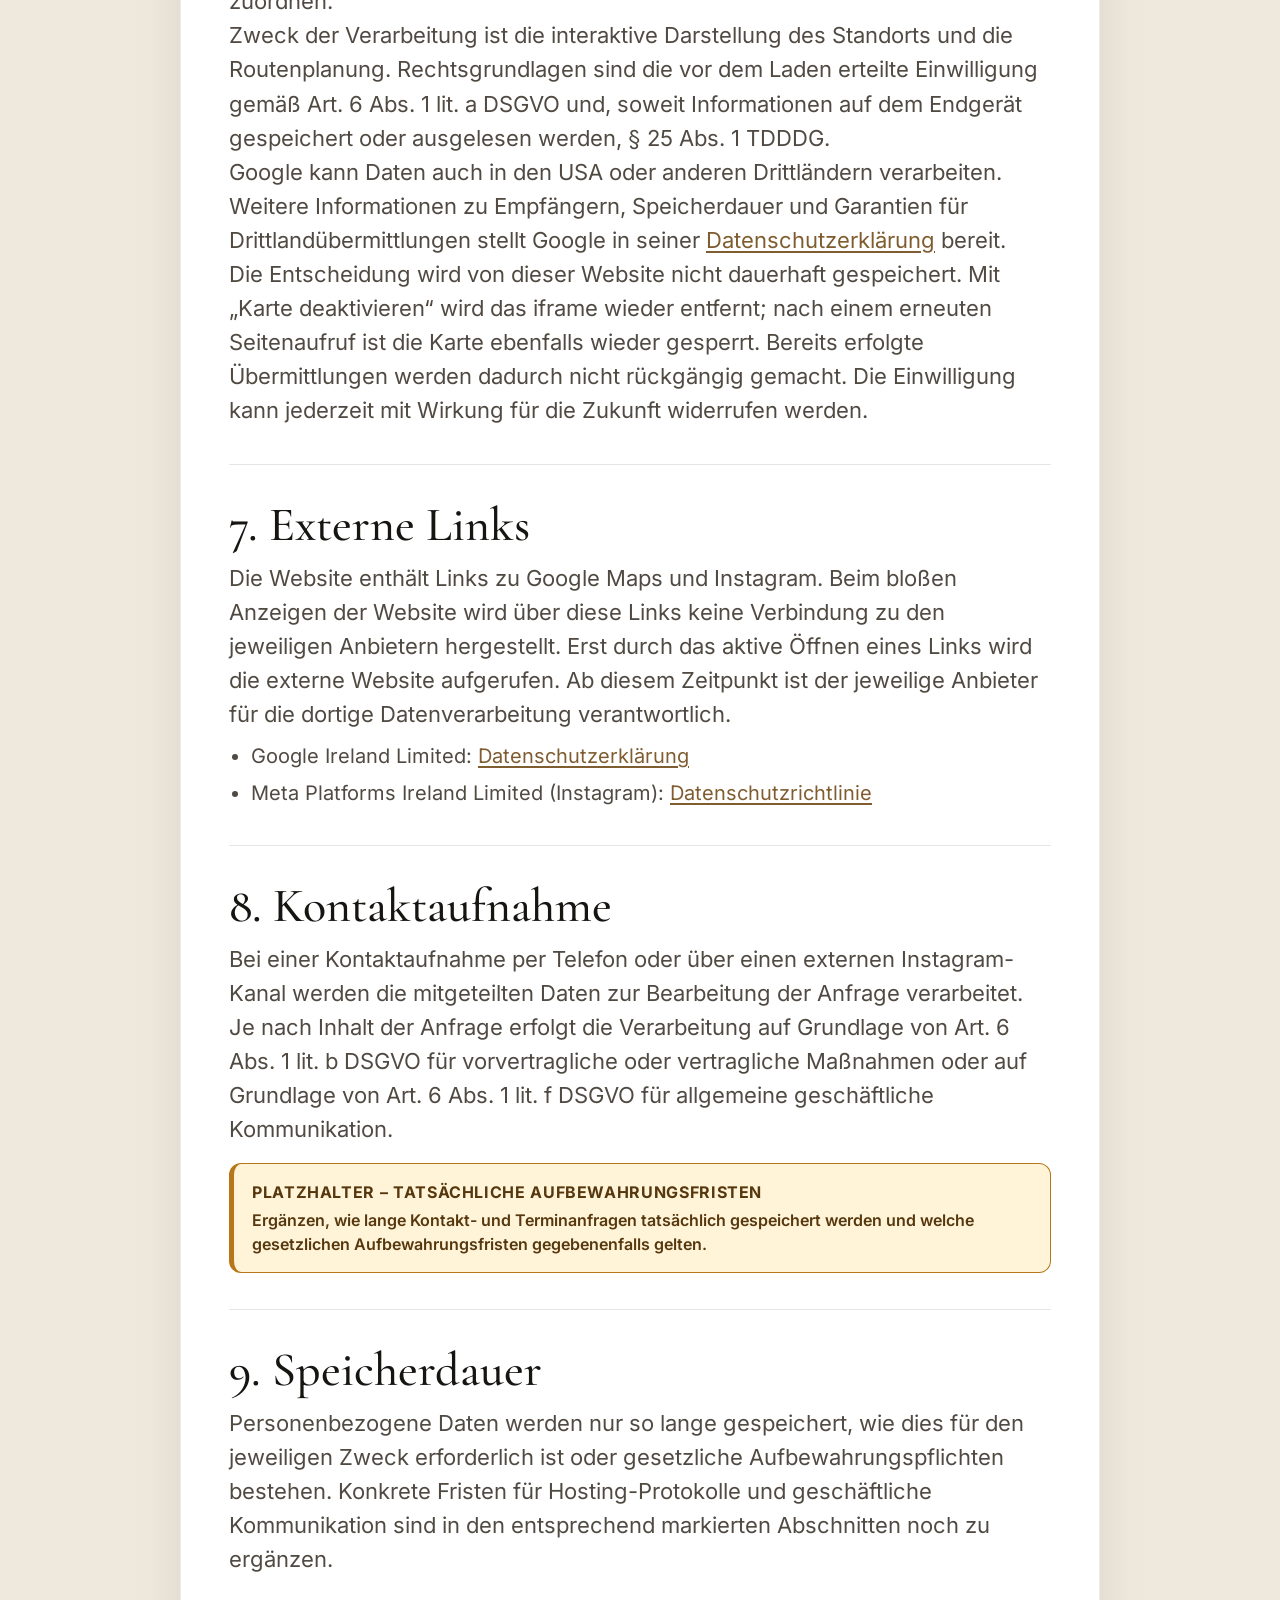
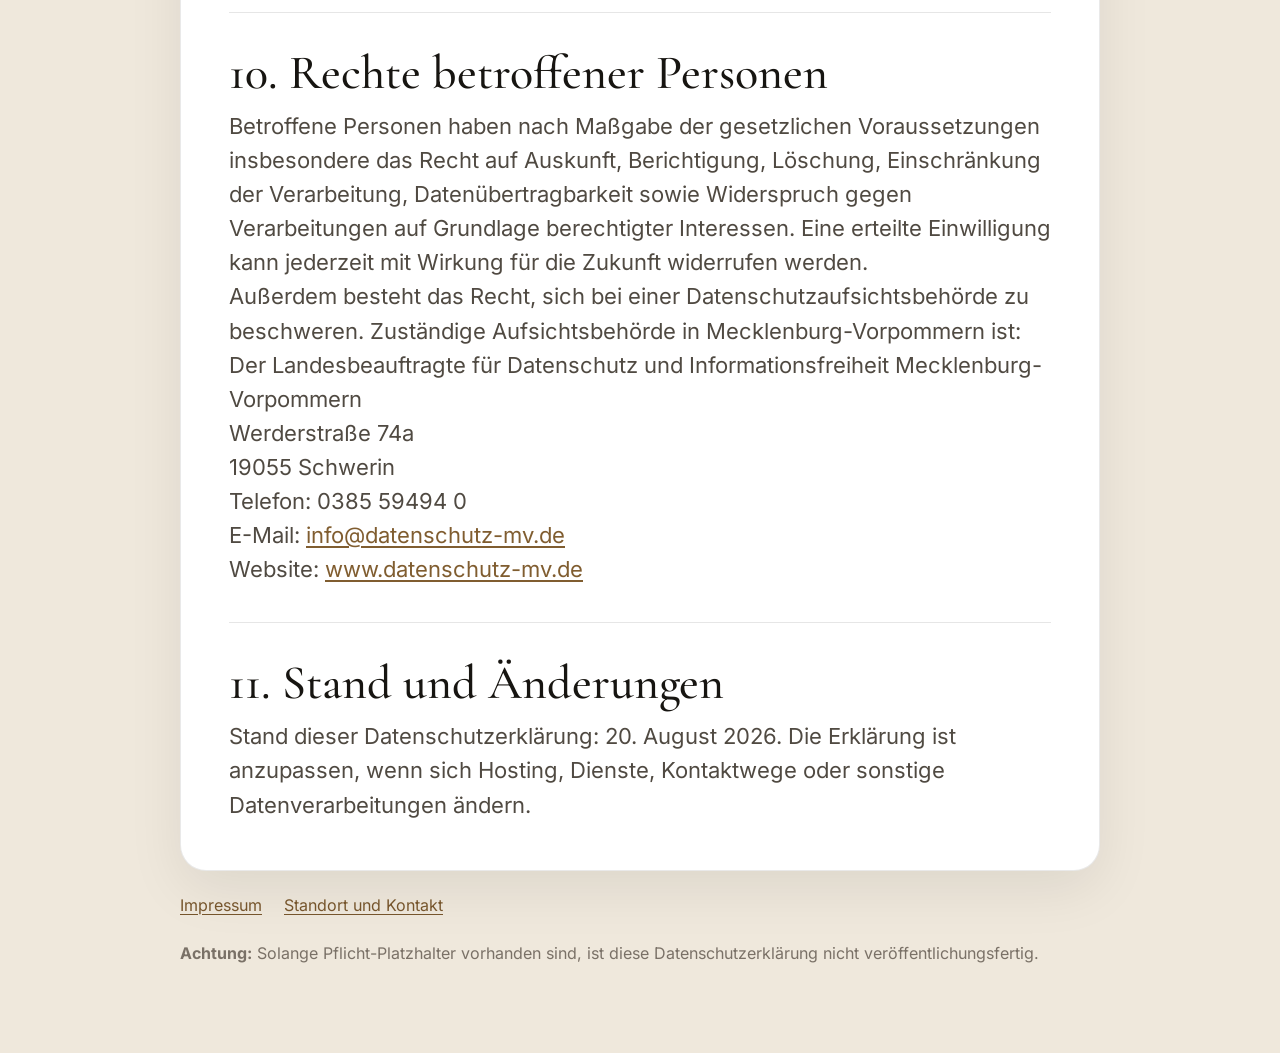
<file: datenschutz.html>
<!DOCTYPE html>
<html lang="de">
<head>
  <meta charset="UTF-8" />
  <meta name="viewport" content="width=device-width, initial-scale=1.0" />
  <meta name="theme-color" content="#efe8dc" />
  <meta name="robots" content="noindex" />
  <meta name="description" content="Datenschutzerklärung von ALOSH × VIVO in der Doberaner Straße 48 in Rostock." />
  <title>Datenschutzerklärung | ALOSH × VIVO Rostock</title>
  <link rel="icon" href="favicon.svg" type="image/svg+xml">
  <link rel="icon" href="favicon-32x32.png" sizes="32x32" type="image/png">
  <link rel="icon" href="favicon-16x16.png" sizes="16x16" type="image/png">
  <link rel="shortcut icon" href="favicon.ico">
  <link rel="apple-touch-icon" sizes="180x180" href="apple-touch-icon.png">
  <link rel="manifest" href="site.webmanifest">
  <link rel="stylesheet" href="assets/fonts/fonts.css?v=1">
  <link rel="stylesheet" href="styles.css?v=20260820-privacy1">
</head>
<body>
  <main class="legal-page">
    <div class="legal-wrap">
      <a class="legal-back" href="index.html#map">← Zurück zur Website</a>
      <h1 class="legal-title">Datenschutz</h1>

      <section class="legal-card" aria-label="Datenschutzerklärung mit noch zu ergänzenden Angaben">
        <div class="legal-placeholder" role="note">
          <strong>Vor Veröffentlichung ergänzen</strong>
          Diese Erklärung bildet die aktuell implementierte Website ab: keine Analyse- oder Marketingdienste, lokal ausgelieferte Schriften und Bilder sowie Google Maps erst nach aktiver Zustimmung. Markierte Platzhalter müssen mit den Daten des Betreibers und Hosters ergänzt werden.
        </div>

        <section>
          <h2>1. Verantwortlicher</h2>
          <address>
            <strong>PLATZHALTER – vollständiger Name/Firma des rechtlich Verantwortlichen</strong><br>
            <strong>PLATZHALTER – gegebenenfalls Rechtsform und vertretungsberechtigte Person</strong><br>
            Doberaner Straße 48<br>
            18057 Rostock<br>
            Deutschland<br><br>
            Telefon ALOSH: <a href="tel:+491777289259">0177 7289259</a><br>
            Telefon VIVO: <a href="tel:+491629105910">0162 9105910</a><br>
            E-Mail: <strong>PLATZHALTER – geschäftliche Datenschutz-Kontaktadresse</strong>
          </address>
          <div class="legal-placeholder" role="note">
            <strong>PLATZHALTER – gemeinsame oder getrennte Verantwortlichkeit</strong>
            Bitte klären, ob ALOSH und VIVO die Website gemeinsam verantworten, ob ein Betrieb allein verantwortlich ist oder ob zwei getrennte Verantwortliche mit abgegrenzten Zuständigkeiten genannt werden müssen.
          </div>
        </section>

        <section>
          <h2>2. Datenschutzbeauftragter</h2>
          <p>Ein Datenschutzbeauftragter ist derzeit nicht angegeben. <strong>PLATZHALTER – prüfen:</strong> Falls ein Datenschutzbeauftragter bestellt werden muss oder freiwillig bestellt wurde, sind dessen Kontaktdaten hier einzutragen. Andernfalls kann dieser Abschnitt nach Prüfung entfallen.</p>
        </section>

        <section>
          <h2>3. Allgemeines zur Website</h2>
          <p>Diese Website informiert über ALOSH und VIVO, Leistungen, Preise, Öffnungszeiten und Kontaktmöglichkeiten. Sie enthält kein Kontaktformular, kein Nutzerkonto und keine eigenen Analyse- oder Marketingdienste. Die auf der Website verwendeten Schriften, Fotos und grafischen Dateien werden vom eigenen Webserver ausgeliefert. Dabei entsteht keine Verbindung zu Google Fonts oder Unsplash.</p>
          <p>Die Website setzt selbst keine Cookies und verwendet keinen eigenen Local- oder Session-Storage. Google Maps bleibt bis zu einer ausdrücklichen Zustimmung deaktiviert.</p>
        </section>

        <section>
          <h2>4. Hosting und Server-Logfiles</h2>
          <p>Beim Aufruf der Website verarbeitet der Hosting-Anbieter technisch erforderliche Verbindungsdaten. Dazu können insbesondere IP-Adresse, Datum und Uhrzeit des Abrufs, angeforderte Datei, übertragene Datenmenge, Referrer-URL, Browsertyp, Betriebssystem und Zugriffsstatus gehören.</p>
          <p>Die Verarbeitung dient der sicheren und störungsfreien Bereitstellung der Website sowie der Abwehr von Missbrauch. Rechtsgrundlage ist Art. 6 Abs. 1 lit. f DSGVO. Das berechtigte Interesse liegt im sicheren und zuverlässigen Betrieb des Webangebots.</p>
          <div class="legal-placeholder" role="note">
            <strong>PLATZHALTER – Hosting-Anbieter und Speicherdauer</strong>
            Name, Anschrift und Datenschutzlink des Hosting-Anbieters sowie die tatsächliche Speicherdauer der Server-Logfiles ergänzen. Ebenfalls prüfen und angeben, ob ein Vertrag zur Auftragsverarbeitung besteht und ob Daten außerhalb der EU/des EWR verarbeitet werden.
          </div>
        </section>

        <section>
          <h2>5. Lokal eingebundene Schriften und Bilder</h2>
          <p>Die Schriftarten „Cormorant Garamond“ und „Inter“ sowie alle auf der Website dargestellten Foto- und Mockup-Dateien werden lokal vom Webserver geladen. Beim Anzeigen dieser Inhalte werden deshalb keine Daten an Google Fonts oder Unsplash übertragen. Für die technische Auslieferung gelten ausschließlich die Angaben zum Hosting und zu Server-Logfiles.</p>
        </section>

        <section id="google-maps">
          <h2>6. Google Maps nach Einwilligung</h2>
          <p>Auf der Standortseite ist Google Maps standardmäßig gesperrt. Vor der Einwilligung erscheint ausschließlich ein unscharfes Vorschaubild, das lokal von diesem Webserver geladen wird. Dadurch entsteht noch keine Verbindung zu Google. Eine Verbindung zu Google wird erst hergestellt, wenn die Schaltfläche „Karte aktivieren“ aktiv betätigt wird.</p>
          <p>Anbieter für Nutzerinnen und Nutzer im Europäischen Wirtschaftsraum ist grundsätzlich Google Ireland Limited, Gordon House, Barrow Street, Dublin 4, Irland. Beim Laden der Karte können insbesondere IP-Adresse, Geräte- und Browserinformationen, Datum und Uhrzeit, Referrer-Informationen, Interaktionen mit der Karte sowie Cookie- oder Kontokennungen an Google übermittelt und dort verarbeitet werden. Wenn eine Person bei Google angemeldet ist, kann Google die Nutzung gegebenenfalls dem Google-Konto zuordnen.</p>
          <p>Zweck der Verarbeitung ist die interaktive Darstellung des Standorts und die Routenplanung. Rechtsgrundlagen sind die vor dem Laden erteilte Einwilligung gemäß Art. 6 Abs. 1 lit. a DSGVO und, soweit Informationen auf dem Endgerät gespeichert oder ausgelesen werden, § 25 Abs. 1 TDDDG.</p>
          <p>Google kann Daten auch in den USA oder anderen Drittländern verarbeiten. Weitere Informationen zu Empfängern, Speicherdauer und Garantien für Drittlandübermittlungen stellt Google in seiner <a href="https://policies.google.com/privacy?hl=de" target="_blank" rel="noopener">Datenschutzerklärung</a> bereit.</p>
          <p>Die Entscheidung wird von dieser Website nicht dauerhaft gespeichert. Mit „Karte deaktivieren“ wird das iframe wieder entfernt; nach einem erneuten Seitenaufruf ist die Karte ebenfalls wieder gesperrt. Bereits erfolgte Übermittlungen werden dadurch nicht rückgängig gemacht. Die Einwilligung kann jederzeit mit Wirkung für die Zukunft widerrufen werden.</p>
        </section>

        <section>
          <h2>7. Externe Links</h2>
          <p>Die Website enthält Links zu Google Maps und Instagram. Beim bloßen Anzeigen der Website wird über diese Links keine Verbindung zu den jeweiligen Anbietern hergestellt. Erst durch das aktive Öffnen eines Links wird die externe Website aufgerufen. Ab diesem Zeitpunkt ist der jeweilige Anbieter für die dortige Datenverarbeitung verantwortlich.</p>
          <ul>
            <li>Google Ireland Limited: <a href="https://policies.google.com/privacy?hl=de" target="_blank" rel="noopener">Datenschutzerklärung</a></li>
            <li>Meta Platforms Ireland Limited (Instagram): <a href="https://privacycenter.instagram.com/policy/" target="_blank" rel="noopener">Datenschutzrichtlinie</a></li>
          </ul>
        </section>

        <section>
          <h2>8. Kontaktaufnahme</h2>
          <p>Bei einer Kontaktaufnahme per Telefon oder über einen externen Instagram-Kanal werden die mitgeteilten Daten zur Bearbeitung der Anfrage verarbeitet. Je nach Inhalt der Anfrage erfolgt die Verarbeitung auf Grundlage von Art. 6 Abs. 1 lit. b DSGVO für vorvertragliche oder vertragliche Maßnahmen oder auf Grundlage von Art. 6 Abs. 1 lit. f DSGVO für allgemeine geschäftliche Kommunikation.</p>
          <div class="legal-placeholder" role="note">
            <strong>PLATZHALTER – tatsächliche Aufbewahrungsfristen</strong>
            Ergänzen, wie lange Kontakt- und Terminanfragen tatsächlich gespeichert werden und welche gesetzlichen Aufbewahrungsfristen gegebenenfalls gelten.
          </div>
        </section>

        <section>
          <h2>9. Speicherdauer</h2>
          <p>Personenbezogene Daten werden nur so lange gespeichert, wie dies für den jeweiligen Zweck erforderlich ist oder gesetzliche Aufbewahrungspflichten bestehen. Konkrete Fristen für Hosting-Protokolle und geschäftliche Kommunikation sind in den entsprechend markierten Abschnitten noch zu ergänzen.</p>
        </section>

        <section>
          <h2>10. Rechte betroffener Personen</h2>
          <p>Betroffene Personen haben nach Maßgabe der gesetzlichen Voraussetzungen insbesondere das Recht auf Auskunft, Berichtigung, Löschung, Einschränkung der Verarbeitung, Datenübertragbarkeit sowie Widerspruch gegen Verarbeitungen auf Grundlage berechtigter Interessen. Eine erteilte Einwilligung kann jederzeit mit Wirkung für die Zukunft widerrufen werden.</p>
          <p>Außerdem besteht das Recht, sich bei einer Datenschutzaufsichtsbehörde zu beschweren. Zuständige Aufsichtsbehörde in Mecklenburg-Vorpommern ist:</p>
          <address>
            Der Landesbeauftragte für Datenschutz und Informationsfreiheit Mecklenburg-Vorpommern<br>
            Werderstraße 74a<br>
            19055 Schwerin<br>
            Telefon: 0385 59494 0<br>
            E-Mail: <a href="mailto:info@datenschutz-mv.de">info@datenschutz-mv.de</a><br>
            Website: <a href="https://www.datenschutz-mv.de/" target="_blank" rel="noopener">www.datenschutz-mv.de</a>
          </address>
        </section>

        <section>
          <h2>11. Stand und Änderungen</h2>
          <p>Stand dieser Datenschutzerklärung: 20. August 2026. Die Erklärung ist anzupassen, wenn sich Hosting, Dienste, Kontaktwege oder sonstige Datenverarbeitungen ändern.</p>
        </section>
      </section>

      <nav class="legal-nav" aria-label="Rechtliche Seiten">
        <a href="impressum.html">Impressum</a>
        <a href="index.html#map">Standort und Kontakt</a>
      </nav>
      <p class="legal-note"><strong>Achtung:</strong> Solange Pflicht-Platzhalter vorhanden sind, ist diese Datenschutzerklärung nicht veröffentlichungsfertig.</p>
    </div>
  </main>
</body>
</html>
</file>
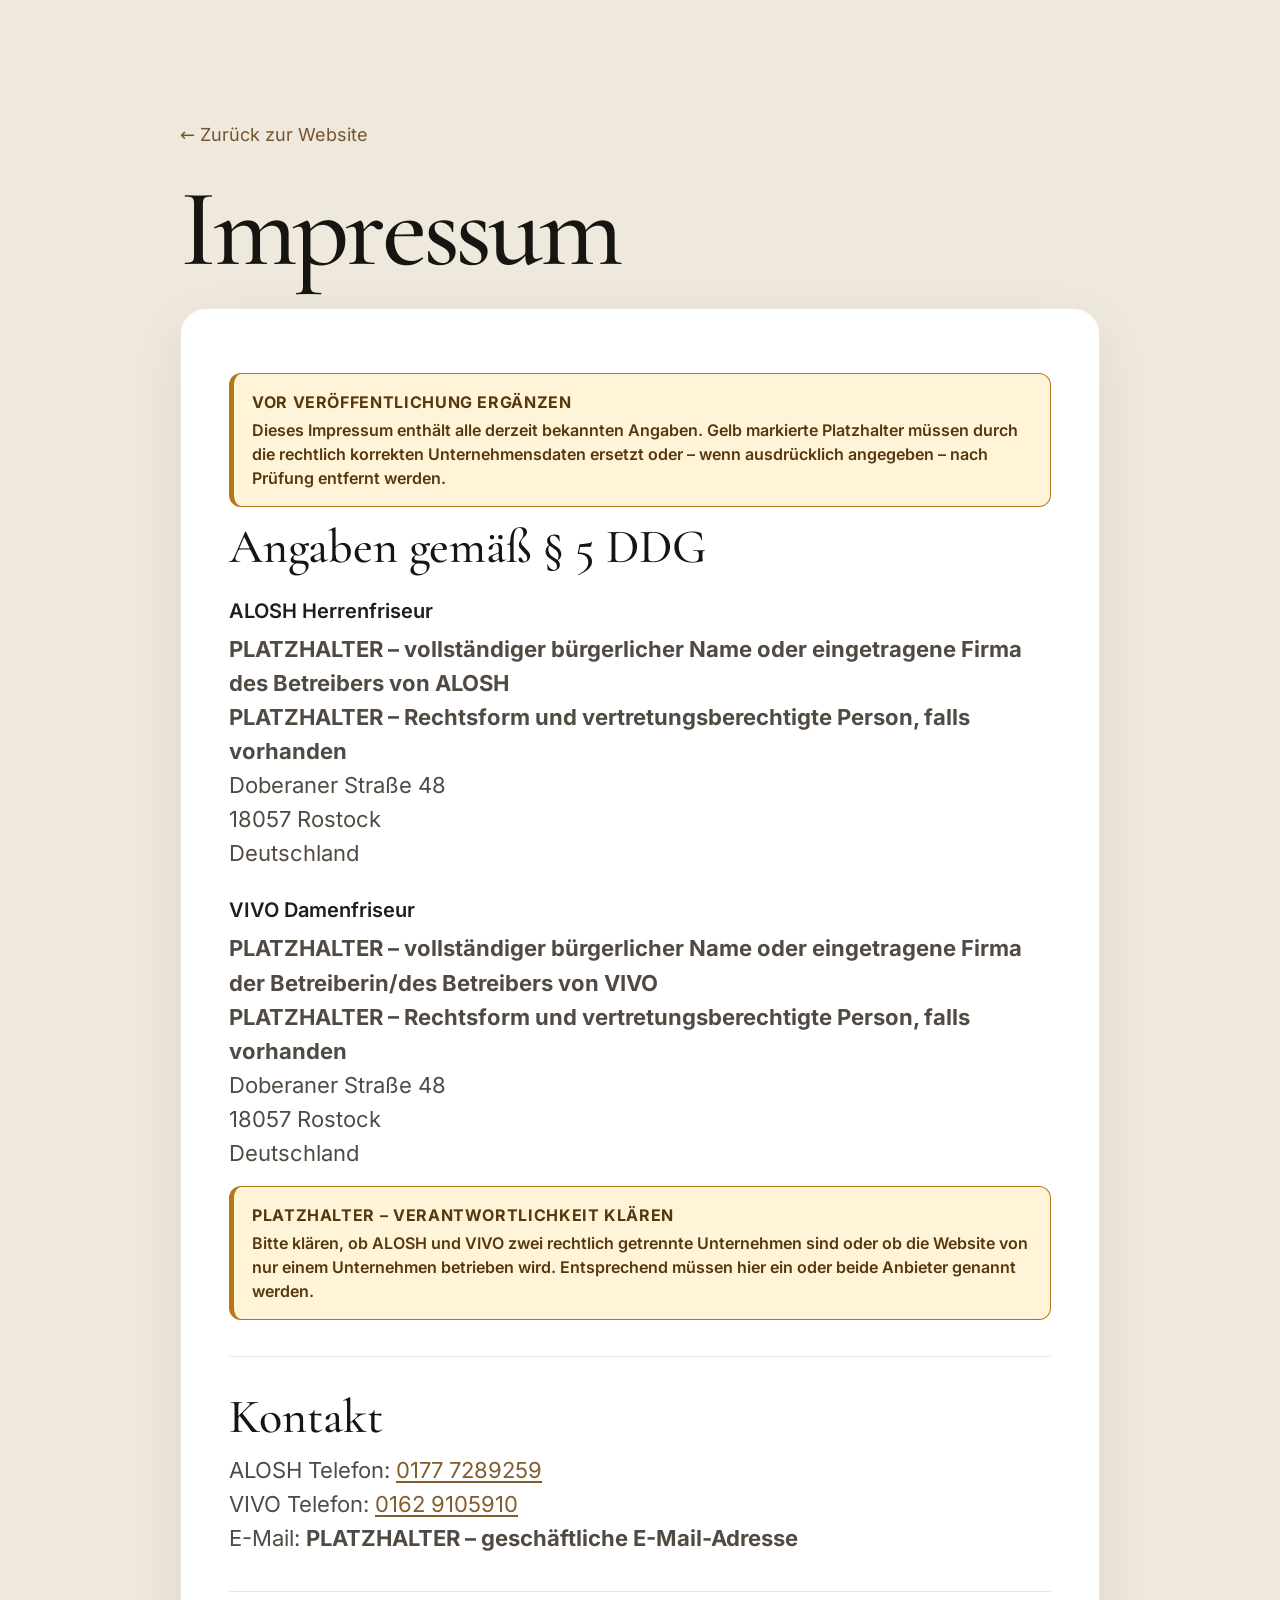
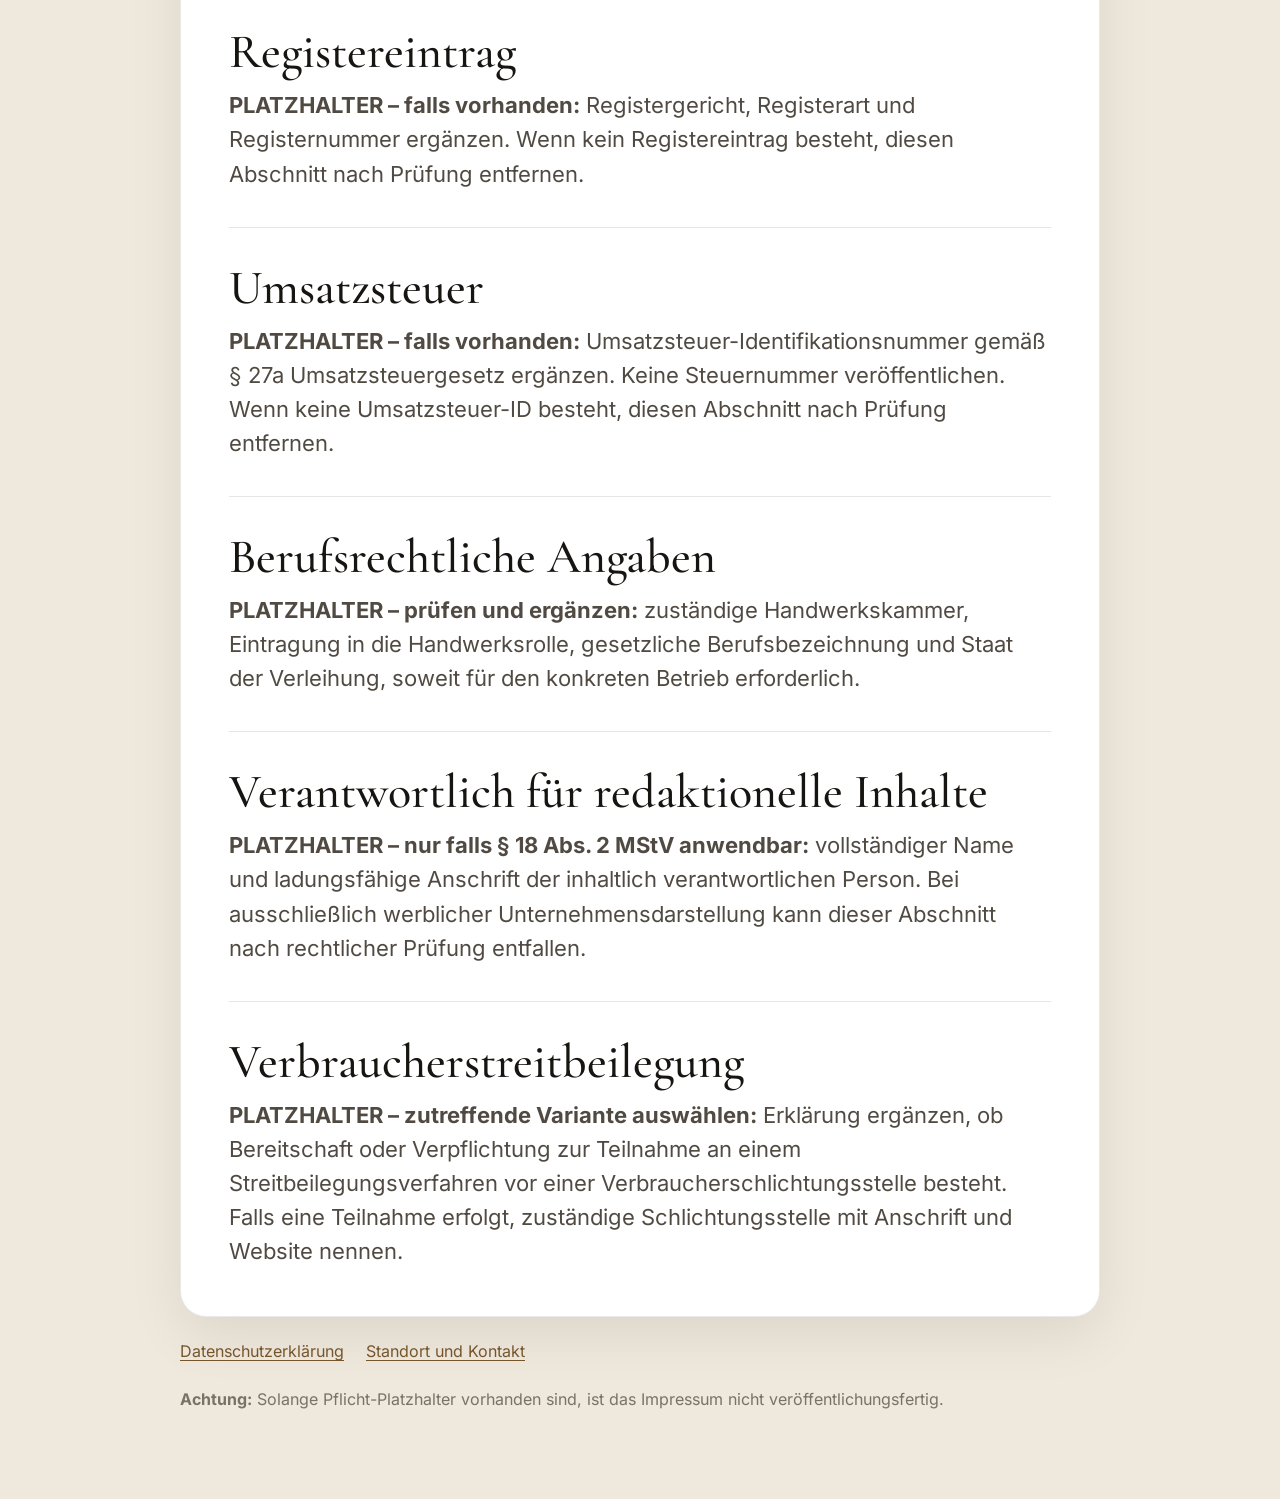
<file: impressum.html>
<!DOCTYPE html>
<html lang="de">
<head>
  <meta charset="UTF-8" />
  <meta name="viewport" content="width=device-width, initial-scale=1.0" />
  <meta name="theme-color" content="#efe8dc" />
  <meta name="robots" content="noindex" />
  <meta name="description" content="Impressum und rechtliche Angaben von ALOSH × VIVO in der Doberaner Straße 48, 18057 Rostock." />
  <title>Impressum | ALOSH × VIVO Rostock</title>
  <link rel="icon" href="favicon.svg" type="image/svg+xml">
  <link rel="icon" href="favicon-32x32.png" sizes="32x32" type="image/png">
  <link rel="icon" href="favicon-16x16.png" sizes="16x16" type="image/png">
  <link rel="shortcut icon" href="favicon.ico">
  <link rel="apple-touch-icon" sizes="180x180" href="apple-touch-icon.png">
  <link rel="manifest" href="site.webmanifest">
  <link rel="stylesheet" href="assets/fonts/fonts.css?v=1">
  <link rel="stylesheet" href="styles.css?v=20260819-light4">
</head>
<body>
  <main class="legal-page">
    <div class="legal-wrap">
      <a class="legal-back" href="index.html#visit">← Zurück zur Website</a>
      <h1 class="legal-title">Impressum</h1>
      <section class="legal-card" aria-label="Impressum mit noch zu ergänzenden Pflichtangaben">
        <div class="legal-placeholder" role="note">
          <strong>Vor Veröffentlichung ergänzen</strong>
          Dieses Impressum enthält alle derzeit bekannten Angaben. Gelb markierte Platzhalter müssen durch die rechtlich korrekten Unternehmensdaten ersetzt oder – wenn ausdrücklich angegeben – nach Prüfung entfernt werden.
        </div>

        <section>
          <h2>Angaben gemäß § 5 DDG</h2>
          <h3>ALOSH Herrenfriseur</h3>
          <address>
            <strong>PLATZHALTER – vollständiger bürgerlicher Name oder eingetragene Firma des Betreibers von ALOSH</strong><br>
            <strong>PLATZHALTER – Rechtsform und vertretungsberechtigte Person, falls vorhanden</strong><br>
            Doberaner Straße 48<br>
            18057 Rostock<br>
            Deutschland
          </address>

          <h3>VIVO Damenfriseur</h3>
          <address>
            <strong>PLATZHALTER – vollständiger bürgerlicher Name oder eingetragene Firma der Betreiberin/des Betreibers von VIVO</strong><br>
            <strong>PLATZHALTER – Rechtsform und vertretungsberechtigte Person, falls vorhanden</strong><br>
            Doberaner Straße 48<br>
            18057 Rostock<br>
            Deutschland
          </address>

          <div class="legal-placeholder" role="note">
            <strong>PLATZHALTER – Verantwortlichkeit klären</strong>
            Bitte klären, ob ALOSH und VIVO zwei rechtlich getrennte Unternehmen sind oder ob die Website von nur einem Unternehmen betrieben wird. Entsprechend müssen hier ein oder beide Anbieter genannt werden.
          </div>
        </section>

        <section>
          <h2>Kontakt</h2>
          <p>
            ALOSH Telefon: <a href="tel:+491777289259">0177 7289259</a><br>
            VIVO Telefon: <a href="tel:+491629105910">0162 9105910</a><br>
            E-Mail: <strong>PLATZHALTER – geschäftliche E-Mail-Adresse</strong>
          </p>
        </section>

        <section>
          <h2>Registereintrag</h2>
          <p><strong>PLATZHALTER – falls vorhanden:</strong> Registergericht, Registerart und Registernummer ergänzen. Wenn kein Registereintrag besteht, diesen Abschnitt nach Prüfung entfernen.</p>
        </section>

        <section>
          <h2>Umsatzsteuer</h2>
          <p><strong>PLATZHALTER – falls vorhanden:</strong> Umsatzsteuer-Identifikationsnummer gemäß § 27a Umsatzsteuergesetz ergänzen. Keine Steuernummer veröffentlichen. Wenn keine Umsatzsteuer-ID besteht, diesen Abschnitt nach Prüfung entfernen.</p>
        </section>

        <section>
          <h2>Berufsrechtliche Angaben</h2>
          <p><strong>PLATZHALTER – prüfen und ergänzen:</strong> zuständige Handwerkskammer, Eintragung in die Handwerksrolle, gesetzliche Berufsbezeichnung und Staat der Verleihung, soweit für den konkreten Betrieb erforderlich.</p>
        </section>

        <section>
          <h2>Verantwortlich für redaktionelle Inhalte</h2>
          <p><strong>PLATZHALTER – nur falls § 18 Abs. 2 MStV anwendbar:</strong> vollständiger Name und ladungsfähige Anschrift der inhaltlich verantwortlichen Person. Bei ausschließlich werblicher Unternehmensdarstellung kann dieser Abschnitt nach rechtlicher Prüfung entfallen.</p>
        </section>

        <section>
          <h2>Verbraucherstreitbeilegung</h2>
          <p><strong>PLATZHALTER – zutreffende Variante auswählen:</strong> Erklärung ergänzen, ob Bereitschaft oder Verpflichtung zur Teilnahme an einem Streitbeilegungsverfahren vor einer Verbraucherschlichtungsstelle besteht. Falls eine Teilnahme erfolgt, zuständige Schlichtungsstelle mit Anschrift und Website nennen.</p>
        </section>
      </section>
      <nav class="legal-nav" aria-label="Rechtliche Seiten">
        <a href="datenschutz.html">Datenschutzerklärung</a>
        <a href="index.html#map">Standort und Kontakt</a>
      </nav>
      <p class="legal-note"><strong>Achtung:</strong> Solange Pflicht-Platzhalter vorhanden sind, ist das Impressum nicht veröffentlichungsfertig.</p>
    </div>
  </main>
</body>
</html>
</file>
<file: assets/fonts/fonts.css>
@font-face {
  font-family: "Cormorant Garamond";
  font-style: normal;
  font-weight: 400 600;
  font-display: swap;
  src: url("cormorant-garamond-latin.woff2") format("woff2");
  unicode-range: U+0000-00FF, U+0131, U+0152-0153, U+02BB-02BC, U+02C6,
    U+02DA, U+02DC, U+0304, U+0308, U+0329, U+2000-206F, U+20AC, U+2122,
    U+2191, U+2193, U+2212, U+2215, U+FEFF, U+FFFD;
}

@font-face {
  font-family: "Inter";
  font-style: normal;
  font-weight: 400 700;
  font-display: swap;
  src: url("inter-latin.woff2") format("woff2");
  unicode-range: U+0000-00FF, U+0131, U+0152-0153, U+02BB-02BC, U+02C6,
    U+02DA, U+02DC, U+0304, U+0308, U+0329, U+2000-206F, U+20AC, U+2122,
    U+2191, U+2193, U+2212, U+2215, U+FEFF, U+FFFD;
}
</file>
<file: styles.css>
:root{
      --bg:#080808;
      --bg-2:#12110f;
      --bg-3:#181613;
      --cream:#efe8dc;
      --cream-2:#f7f2ea;
      --gold:#c99b5b;
      --gold-2:#e0c088;
      --text:#f5efe6;
      --text-soft:#d7ccbd;
      --ink:#171511;
      --line:rgba(255,255,255,.12);
      --line-dark:rgba(25,22,18,.12);
      --shadow:0 18px 60px rgba(0,0,0,.28);
      --header:76px;
      --pad:clamp(18px,4vw,56px);
      --radius:28px;
      --section-space:clamp(18px,2vw,30px);
    }

    *{box-sizing:border-box}
    html{scroll-behavior:smooth;scroll-padding-top:var(--header)}
    body{margin:0;background:var(--bg);color:var(--text);font-family:Inter,system-ui,sans-serif;overflow-x:hidden}
    body.menu-open{overflow:hidden}
    a{color:inherit;text-decoration:none}
    button{font:inherit}
    img{display:block;width:100%}

    .grain{position:fixed;inset:0;pointer-events:none;opacity:.03;z-index:120;background-image:url("data:image/svg+xml,%3Csvg viewBox='0 0 140 140' xmlns='http://www.w3.org/2000/svg'%3E%3Cfilter id='n'%3E%3CfeTurbulence type='fractalNoise' baseFrequency='.82' numOctaves='4' stitchTiles='stitch'/%3E%3C/filter%3E%3Crect width='100%25' height='100%25' filter='url(%23n)'/%3E%3C/svg%3E")}

    .site-header{position:fixed;inset:0 0 auto;height:var(--header);display:flex;align-items:center;justify-content:space-between;padding:0 var(--pad);z-index:100;transition:.3s ease;border-bottom:1px solid transparent}
    .site-header.scrolled{background:rgba(8,8,8,.82);backdrop-filter:blur(18px);border-color:var(--line)}
    .brand{display:flex;flex-direction:column;gap:2px;line-height:1}
    .brand-name{font:500 30px/1 "Cormorant Garamond",serif;letter-spacing:.16em;color:var(--gold-2)}
    .brand-sub{font-size:11px;letter-spacing:.24em;color:#cdbda5;text-transform:uppercase}

    .desktop-nav{display:flex;align-items:center;gap:22px}
    .desktop-nav a{font-size:14px;color:#e5dccf;opacity:.88;transition:.2s}
    .desktop-nav a:hover{color:var(--gold-2);opacity:1}
    .nav-book{padding:12px 18px;border:1px solid rgba(224,192,136,.48);border-radius:999px}

    .menu-toggle{display:none;width:44px;height:44px;border:0;background:transparent;position:relative}
    .menu-toggle span{position:absolute;left:11px;width:22px;height:1.5px;background:var(--gold-2);transition:.25s}
    .menu-toggle span:first-child{top:17px}
    .menu-toggle span:last-child{top:25px}
    body.menu-open .menu-toggle span:first-child{transform:translateY(4px) rotate(45deg)}
    body.menu-open .menu-toggle span:last-child{transform:translateY(-4px) rotate(-45deg)}

    .hero{position:relative;min-height:100svh;display:flex;align-items:flex-end;padding:calc(var(--header) + 28px) var(--pad) 34px;overflow:hidden}
    .hero::before{content:"";position:absolute;inset:0;background:linear-gradient(100deg,rgba(5,5,5,.9),rgba(5,5,5,.58) 52%,rgba(5,5,5,.14)),url("assets/mockups/herren-fade.webp") center/cover no-repeat;transform:scale(1.03)}
    .hero::after{content:"";position:absolute;inset:0;background:linear-gradient(180deg,rgba(0,0,0,.04),rgba(0,0,0,.58) 72%,rgba(0,0,0,.84));}
    .hero-inner{position:relative;z-index:2;width:100%;display:grid;grid-template-columns:minmax(0,1.2fr) minmax(280px,.8fr);gap:36px;align-items:end}
    .hero-copy{max-width:820px}
    .hero-kicker{font-size:16px;color:var(--gold-2);margin:0 0 18px}
    h1,h2,h3,blockquote{font-family:"Cormorant Garamond",serif;font-weight:500;margin:0}
    h1{font-size:clamp(60px,9vw,132px);line-height:.84;letter-spacing:-.04em}
    .hero-copy p{font-size:clamp(20px,2.4vw,28px);line-height:1.28;color:var(--text-soft);max-width:620px;margin:18px 0 0}
    .hero-actions{display:flex;flex-wrap:wrap;gap:14px;margin-top:24px}
    .button{display:inline-flex;align-items:center;justify-content:center;min-height:54px;padding:0 24px;border-radius:999px;border:1px solid transparent;font-size:15px;font-weight:600;transition:.25s}
    .button:hover{transform:translateY(-2px)}
    .button-gold{background:var(--gold);color:#0d0b08}
    .button-outline{border-color:rgba(255,255,255,.22);color:var(--text)}

    .hero-card{background:rgba(11,10,9,.64);border:1px solid rgba(255,255,255,.12);border-radius:26px;padding:24px;backdrop-filter:blur(14px);box-shadow:var(--shadow)}
    .hero-card-top{display:grid;gap:16px}
    .hero-card-line{display:flex;justify-content:space-between;align-items:end;gap:18px;padding-bottom:15px;border-bottom:1px solid rgba(255,255,255,.12)}
    .hero-card-line:last-child{padding-bottom:0;border-bottom:0}
    .hero-card-line span{font-size:17px;color:#c9bca8}
    .hero-card-line strong{font:500 34px/1 "Cormorant Garamond",serif;color:var(--text)}
    .hero-card .button{width:100%;margin-top:18px}

    .hero-decor-wrap{position:absolute;left:0;right:0;bottom:22px;z-index:1;pointer-events:none;overflow:hidden;height:86px}
    .hero-decor{position:absolute;white-space:nowrap;font:500 clamp(86px,10vw,180px)/1 "Cormorant Garamond",serif;letter-spacing:.06em;color:rgba(224,192,136,.13);will-change:transform}
    .hero-decor.one{left:10%;bottom:-18px}
    .hero-decor.two{right:-2%;bottom:18px;color:rgba(255,255,255,.08)}

    .info-strip{position:relative;z-index:3;display:grid;grid-template-columns:repeat(4,1fr);gap:1px;background:rgba(255,255,255,.08);padding:1px}
    .info-box{background:var(--cream);color:var(--ink);padding:24px min(3vw,26px);min-height:126px;display:flex;flex-direction:column;justify-content:center}
    .info-box strong{font:500 clamp(30px,3.4vw,44px)/.94 "Cormorant Garamond",serif}
    .info-box span{font-size:17px;line-height:1.3;color:#655f56;margin-top:6px}
    .info-box a{font-size:17px;color:#59411d}

    .cuts-showcase{position:relative;height:142vh;background:linear-gradient(180deg,var(--bg) 0%,#0d0c0a 100%);overflow:hidden}
    .cuts-stage{position:sticky;top:var(--header);height:calc(100svh - var(--header));display:flex;align-items:center;padding:30px var(--pad);overflow:hidden}
    .cuts-word{position:absolute;left:50%;top:50%;transform:translate(-50%,-50%);font:500 clamp(120px,22vw,360px)/.78 "Cormorant Garamond",serif;letter-spacing:.02em;color:rgba(224,192,136,.09);white-space:nowrap;pointer-events:none;will-change:transform}
    .cuts-grid{position:relative;z-index:2;width:100%;display:grid;grid-template-columns:repeat(4,1fr);gap:clamp(12px,1.6vw,24px);align-items:center}
    .cut-card{position:relative;height:min(66svh,620px);border-radius:24px;overflow:hidden;box-shadow:var(--shadow);border:1px solid rgba(255,255,255,.08);will-change:transform}
    .cut-card:nth-child(1),.cut-card:nth-child(3){transform:translateY(30px)}
    .cut-card:nth-child(2),.cut-card:nth-child(4){transform:translateY(-28px)}
    .cut-card img{width:100%;height:100%;object-fit:cover;filter:saturate(.76) contrast(1.04);transition:transform .8s cubic-bezier(.22,.61,.36,1),filter .35s}
    .cut-card:hover img{transform:scale(1.035);filter:saturate(.92) contrast(1.04)}
    .cut-card::after{content:"";position:absolute;inset:0;background:linear-gradient(180deg,transparent 54%,rgba(0,0,0,.78))}
    .cut-card figcaption{position:absolute;left:20px;right:20px;bottom:18px;z-index:2;font:500 clamp(28px,3.2vw,48px)/.92 "Cormorant Garamond",serif;color:#fff}

    .stack-shell{padding:var(--section-space) var(--section-space) 0;background:var(--bg)}
    .stack-panel{position:sticky;top:calc(var(--header) + 12px);height:calc(88svh - var(--header));margin-bottom:var(--section-space);z-index:var(--z)}
    .panel-inner{height:100%;border-radius:var(--radius);overflow:hidden;box-shadow:var(--shadow);border:1px solid rgba(255,255,255,.08);background:var(--bg-2);position:relative;transform-origin:50% 0;will-change:transform,filter}
    .panel-inner.cream{background:var(--cream);color:var(--ink);border-color:rgba(17,15,11,.08)}
    .panel-grid{height:100%;display:grid;grid-template-columns:.95fr 1.05fr;align-items:stretch}
    .panel-copy{padding:clamp(28px,4vw,52px);display:flex;flex-direction:column;justify-content:center;position:relative;overflow:hidden}
    .panel-copy h2{font-size:clamp(46px,6vw,90px);line-height:.9;position:relative;z-index:2}
    .panel-copy p{font-size:clamp(21px,2.25vw,27px);line-height:1.28;margin:16px 0 0;max-width:520px;position:relative;z-index:2}
    .panel-copy .scroll-decor{position:absolute;left:-4%;bottom:-8%;font:500 clamp(86px,12vw,180px)/1 "Cormorant Garamond",serif;color:rgba(224,192,136,.11);white-space:nowrap;will-change:transform}
    .panel-copy.cream-copy .scroll-decor{color:rgba(92,66,27,.11)}

    .service-side{padding:clamp(18px,2vw,26px);display:grid;grid-template-columns:repeat(2,1fr);gap:16px;background:linear-gradient(180deg,rgba(255,255,255,.02),rgba(255,255,255,0))}
    .service-card{padding:24px;border:1px solid rgba(255,255,255,.1);border-radius:22px;background:rgba(255,255,255,.02);display:flex;flex-direction:column;justify-content:space-between;min-height:210px}
    .cream .service-card{background:rgba(255,255,255,.58);border-color:rgba(17,15,11,.09)}
    .service-card h3{font-size:clamp(30px,3vw,42px);line-height:.95}
    .service-card p{font-size:20px;line-height:1.25;color:#cbbfae;margin:12px 0 0}
    .cream .service-card p{color:#5e594f}
    .service-price{margin-top:18px;padding-top:16px;border-top:1px solid rgba(255,255,255,.12);display:flex;justify-content:space-between;gap:12px;font-size:18px}
    .cream .service-price{border-color:rgba(17,15,11,.1)}
    .service-price strong{font-weight:700;color:var(--gold-2)}
    .cream .service-price strong{color:#8f6732}

    .gallery-copy .scroll-decor{left:auto;right:-12%;top:8%;bottom:auto}
    .gallery-side{display:flex;align-items:center;justify-content:center;position:relative;padding:24px 24px 24px 0}
    .gallery-viewport{width:100%;overflow:hidden;border-radius:24px}
    .gallery-track{display:flex;align-items:stretch;gap:14px;width:100%;overflow-x:auto;overflow-y:hidden;scroll-behavior:auto;scrollbar-width:none;-ms-overflow-style:none;overscroll-behavior-x:contain;touch-action:pan-x pan-y;padding:10px 0 18px;cursor:grab;-webkit-overflow-scrolling:touch}
    .gallery-track::-webkit-scrollbar{display:none}
    .gallery-track.is-dragging{cursor:grabbing;user-select:none}
    .gallery-card{flex:0 0 min(82%,620px);position:relative;overflow:hidden;border-radius:24px;opacity:1;transform:none}
    .gallery-card.active{opacity:1;transform:none}
    .gallery-card img{height:100%;min-height:520px;object-fit:cover;filter:saturate(.78)}
    .gallery-card figcaption{position:absolute;left:18px;bottom:18px;padding:12px 14px;background:linear-gradient(135deg,rgba(7,7,7,.96),rgba(18,16,13,.86));color:#fff!important;border:1px solid rgba(255,255,255,.18);box-shadow:0 8px 28px rgba(0,0,0,.34);backdrop-filter:blur(10px);border-radius:16px;font-size:18px;font-weight:600;text-shadow:0 1px 2px rgba(0,0,0,.9)}
    .gallery-controls{display:flex;gap:10px;margin-top:24px;position:relative;z-index:2}
    .carousel-btn{width:52px;height:52px;border-radius:50%;border:1px solid rgba(255,255,255,.16);background:transparent;color:#f0e7db;font-size:18px;cursor:pointer;transition:.2s}
    .cream .carousel-btn{border-color:rgba(17,15,11,.14);color:#2d2418}
    .carousel-btn:hover{border-color:var(--gold-2);color:var(--gold-2)}

    .review-side{padding:clamp(26px,4vw,44px);display:flex;flex-direction:column;justify-content:center}
    .rating-big{font:500 clamp(84px,11vw,150px)/.85 "Cormorant Garamond",serif;color:var(--gold-2)}
    .stars{font-size:24px;color:var(--gold);letter-spacing:.12em;margin-top:8px}
    .review-viewport{overflow:hidden;margin-top:24px}
    .review-track{display:flex;transition:transform .7s cubic-bezier(.22,.61,.36,1)}
    .review-card{flex:0 0 100%;padding-right:8px;opacity:.2;transition:.3s}
    .review-card.active{opacity:1}
    .review-card blockquote{font-size:clamp(34px,4.4vw,62px);line-height:1.02}
    .review-card footer{font-size:20px;color:#b9ac98;margin-top:18px}
    .review-nav{display:flex;align-items:center;gap:12px;margin-top:26px}
    .review-progress{height:2px;background:rgba(255,255,255,.12);flex:1;overflow:hidden;border-radius:999px}
    .review-progress span{display:block;height:100%;width:33.333%;background:var(--gold);transform-origin:left;transition:.5s}

    .visit-book{background:var(--cream);color:var(--ink);padding:var(--section-space)}
    .visit-card{border-radius:var(--radius);background:var(--cream-2);overflow:hidden;display:grid;grid-template-columns:1.05fr .95fr;box-shadow:0 18px 55px rgba(13,10,5,.08)}
    .visit-content{padding:clamp(28px,4vw,52px)}
    .visit-content h2{font-size:clamp(48px,6vw,88px);line-height:.9}
    .visit-content p{font-size:clamp(21px,2.3vw,27px);line-height:1.28;color:#5e584f;margin:16px 0 0;max-width:560px}
    .hours-grid{display:grid;grid-template-columns:repeat(3,1fr);gap:14px;margin:28px 0}
    .hour-box{padding:18px 20px;border-radius:20px;background:#fff;border:1px solid rgba(17,15,11,.08)}
    .hour-box strong{display:block;font:500 34px/1 "Cormorant Garamond",serif}
    .hour-box span{display:block;margin-top:6px;font-size:18px;color:#696158}
    .address-box{padding:22px;border-radius:22px;background:#fff;border:1px solid rgba(17,15,11,.08);font-size:21px;line-height:1.35}
    .visit-actions{display:flex;flex-wrap:wrap;gap:14px;margin-top:22px}
    .visit-map iframe{width:100%;height:100%;border:0;min-height:560px;display:block}

    .footer{padding:30px var(--pad) 34px;background:var(--bg);display:flex;align-items:center;justify-content:space-between;gap:24px;border-top:1px solid var(--line)}
    .footer nav{display:flex;flex-wrap:wrap;gap:18px}
    .footer nav a,.footer span{font-size:16px;color:#d4c9bb}

    .mobile-menu{position:fixed;inset:var(--header) 0 auto;transform:translateY(-16px);opacity:0;pointer-events:none;background:rgba(10,10,10,.96);backdrop-filter:blur(16px);border-bottom:1px solid var(--line);padding:16px var(--pad) 20px;transition:.25s;z-index:90}
    body.menu-open .mobile-menu{transform:translateY(0);opacity:1;pointer-events:auto}
    .mobile-menu nav{display:grid;gap:10px}
    .mobile-menu a{padding:12px 0;font-size:20px;border-bottom:1px solid rgba(255,255,255,.08)}

    .reveal,.animate-on-scroll{opacity:0;transition:opacity .75s cubic-bezier(.22,.61,.36,1),transform .75s cubic-bezier(.22,.61,.36,1),filter .75s cubic-bezier(.22,.61,.36,1);transition-delay:var(--delay,0s)}
    .reveal{transform:translateY(22px)}
    .reveal.in-view,.animate-on-scroll.in-view{opacity:1}
    .reveal.in-view{transform:none}
    .reveal-left{transform:translateX(-34px)}
    .reveal-right{transform:translateX(34px)}
    .reveal-pop{transform:translateY(34px) scale(.94)}
    .reveal-zoom{transform:translateY(28px) scale(.96);filter:blur(6px)}
    .reveal-left.in-view,.reveal-right.in-view,.reveal-pop.in-view,.reveal-zoom.in-view{transform:none;filter:none}

    .info-box,.service-card,.hour-box,.address-box,.visit-map{will-change:transform,opacity,filter}
    .info-box.in-view,.service-card.in-view,.hour-box.in-view,.address-box.in-view{box-shadow:0 18px 40px rgba(0,0,0,.08)}

    .cut-card img{opacity:0;transform:scale(1.08);transition:opacity .85s cubic-bezier(.22,.61,.36,1),transform .95s cubic-bezier(.22,.61,.36,1),filter .35s}
    .cut-card figcaption{opacity:0;transform:translateY(18px);transition:opacity .8s cubic-bezier(.22,.61,.36,1),transform .8s cubic-bezier(.22,.61,.36,1);transition-delay:calc(var(--delay,0s) + .08s)}
    .cut-card.in-view img{opacity:1;transform:scale(1)}
    .cut-card.in-view figcaption{opacity:1;transform:translateY(0)}

    .service-card{transition:transform .75s cubic-bezier(.22,.61,.36,1),opacity .75s cubic-bezier(.22,.61,.36,1),box-shadow .3s ease,background .25s ease}
    .service-card.in-view{transform:none}

    .gallery-side.in-view .gallery-viewport,.review-side.in-view .review-viewport,.visit-map.in-view iframe{animation:softReveal .9s cubic-bezier(.22,.61,.36,1) both}
    @keyframes softReveal{
      from{opacity:0;transform:translateY(26px) scale(.97);filter:blur(8px)}
      to{opacity:1;transform:translateY(0) scale(1);filter:blur(0)}
    }

    @media (max-width: 1100px){
      .hero-inner,.panel-grid,.visit-card{grid-template-columns:1fr}
      .hero{padding-bottom:28px}
      .hero-card{max-width:460px}
      .info-strip{grid-template-columns:repeat(2,1fr)}
      .gallery-side{padding:0 22px 22px}
      .stack-panel{height:auto;position:relative;top:auto}
      .panel-inner{min-height:auto}
      .service-side{padding-top:0}
      .gallery-card img{min-height:420px}
      .visit-map iframe{min-height:380px}
    }

    @media (max-width: 780px){
      :root{--header:72px;--pad:18px;--section-space:14px}
      .desktop-nav{display:none}
      .menu-toggle{display:block}
      .brand-name{font-size:28px}
      .brand-sub{font-size:10px}
      .hero{min-height:92svh;padding-top:calc(var(--header) + 18px)}
      .hero-inner{gap:20px}
      .hero-copy p,.panel-copy p,.visit-content p{font-size:22px}
      .button{width:100%}
      .hero-actions{display:grid;grid-template-columns:1fr;gap:12px}
      .hero-card{padding:20px}
      .hero-card-line span{font-size:16px}
      .hero-card-line strong{font-size:30px}
      .hero-decor-wrap{height:66px;bottom:12px}
      .hero-decor{font-size:82px}
      .info-strip{grid-template-columns:1fr}
      .info-box{min-height:108px;padding:22px 18px}
      .cuts-stage{padding:18px}
      .cuts-grid{gap:10px}
      .cut-card{height:31svh;min-height:220px;border-radius:18px}
      .cut-card figcaption{left:14px;right:14px;bottom:12px;font-size:30px}
      .cuts-word{font-size:150px}
      .cuts-showcase{height:120vh}
      .cuts-grid{grid-template-columns:repeat(2,1fr);gap:14px}
      .cut-card{height:34svh;min-height:250px}
      .cut-card:nth-child(n){transform:none}
      .stack-shell{padding:14px 14px 0}
      .stack-panel{margin-bottom:14px}
      .panel-copy,.review-side,.visit-content{padding:24px 20px}
      .service-side{grid-template-columns:1fr;gap:12px;padding:0 20px 20px}
      .service-card{min-height:180px}
      .gallery-side{padding:0 20px 20px}
      .gallery-card{flex-basis:min(88%,620px)}
      .gallery-card img{min-height:300px}
      .gallery-card figcaption{font-size:16px;left:12px;bottom:12px}
      .carousel-btn{width:48px;height:48px}
      .review-card blockquote{font-size:36px}
      .review-card footer{font-size:18px}
      .hours-grid{grid-template-columns:1fr}
      .hour-box strong{font-size:30px}
      .address-box{font-size:19px}
      .footer{flex-direction:column;align-items:flex-start}
      .footer nav{gap:14px}
      .footer nav a,.footer span{font-size:15px}
    }

    @media (prefers-reduced-motion: reduce){
      html{scroll-behavior:auto}
      *,*::before,*::after{animation:none !important;transition:none !important}
      .reveal,.animate-on-scroll{opacity:1;transform:none;filter:none}
    }


    /* mobile-carousel-safety-v2 */
    .hero-decor.one{left:var(--pad);right:auto}
    .hero-decor.two{right:var(--pad)}
    .panel-copy .scroll-decor{left:4%;bottom:-4%;font-size:clamp(64px,9vw,128px);pointer-events:none}
    .gallery-copy .scroll-decor{left:auto;right:4%;top:8%;bottom:auto}

    .hero-inner>*,.panel-grid>*,.visit-card>*,.service-card,.review-side,.gallery-side,.hero-card,.info-box{min-width:0;max-width:100%}
    h1,h2,h3,blockquote,.hero-card-line strong,.hero-card-line span,.button,.address-box,.hour-box,.info-box{overflow-wrap:anywhere;word-break:normal}
    iframe{max-width:100%}

    .cuts-showcase{height:auto;position:relative;background:linear-gradient(180deg,var(--bg) 0%,#0d0c0a 100%);overflow:hidden;padding:clamp(54px,7vw,96px) 0}
    .cuts-stage{position:relative;top:auto;height:auto;min-height:0;display:block;padding:0;overflow:visible}
    .cuts-word{position:absolute;left:50%;top:44%;transform:translate(-50%,-50%);font-size:clamp(72px,14vw,210px);line-height:.82;letter-spacing:.04em;z-index:0}
    .cuts-carousel{position:relative;z-index:2;width:100%;overflow:hidden}
    .cuts-track{display:flex;grid-template-columns:none;align-items:stretch;gap:clamp(14px,1.8vw,26px);width:100%;overflow-x:auto;overflow-y:hidden;scroll-snap-type:none;scroll-behavior:auto;scrollbar-width:none;-ms-overflow-style:none;overscroll-behavior-x:contain;touch-action:pan-x pan-y;padding:24px max(var(--pad),calc((100vw - 1480px)/2)) 34px;cursor:grab;-webkit-overflow-scrolling:touch}
    .cuts-track::-webkit-scrollbar{display:none}
    .cuts-track.is-dragging{cursor:grabbing;scroll-snap-type:none;user-select:none}
    .cut-card,.cut-card:nth-child(n){position:relative;flex:0 0 clamp(290px,31vw,470px);width:auto;height:clamp(390px,57vw,620px);min-height:0;max-height:68svh;border-radius:24px;overflow:hidden;scroll-snap-align:none;transform:none!important;background:#171511}
    .cut-card img{width:100%;height:100%;object-fit:cover;object-position:center}
    .cut-card figcaption{left:20px;right:20px;bottom:18px;font-size:clamp(30px,3.2vw,48px);line-height:1;overflow-wrap:anywhere}

    @media (max-width:780px){
      body{overflow-x:hidden}
      .hero{min-height:0;padding-top:calc(var(--header) + 24px);padding-bottom:28px}
      .hero-inner{width:100%;min-width:0}
      .hero-copy,.hero-card{width:100%;min-width:0}
      .hero-copy h1{font-size:clamp(54px,18vw,72px);line-height:.88}
      .hero-copy p,.panel-copy p,.visit-content p{font-size:clamp(19px,5.4vw,22px)}
      .hero-card-line{display:grid;grid-template-columns:1fr;gap:6px;align-items:start}
      .hero-card-line strong{font-size:clamp(26px,8vw,30px);text-align:left;max-width:100%}
      .button{white-space:normal;text-align:center;line-height:1.2;padding:13px 18px}
      .hero-decor{font-size:clamp(54px,19vw,76px)}
      .hero-decor.one{left:18px}
      .hero-decor.two{right:18px}
      .info-box{min-width:0}

      .cuts-showcase{padding:44px 0 50px}
      .cuts-word{font-size:clamp(72px,24vw,112px);top:40%}
      .cuts-track{gap:14px;padding:18px 18px 26px;scroll-padding-inline:18px}
      .cut-card,.cut-card:nth-child(n){flex-basis:min(82vw,340px);height:min(64svh,500px);min-height:360px;max-height:none;border-radius:20px}
      .cut-card figcaption{left:16px;right:16px;bottom:14px;font-size:clamp(30px,9vw,40px)}

      .stack-panel{height:auto;min-height:0}
      .panel-inner{height:auto;min-height:0;overflow:hidden}
      .panel-grid{height:auto;min-height:0}
      .panel-copy{overflow:hidden}
      .panel-copy h2,.visit-content h2{font-size:clamp(42px,14vw,58px);line-height:.94}
      .service-card h3{font-size:clamp(30px,10vw,38px)}
      .service-card p{font-size:19px}
      .service-price{font-size:17px;flex-wrap:wrap}
      .gallery-card figcaption{max-width:calc(100% - 24px);white-space:normal;overflow-wrap:anywhere}
      .review-card blockquote{font-size:clamp(30px,9vw,38px);line-height:1.08}
      .review-card footer{font-size:17px;overflow-wrap:anywhere}
      .hours-grid{grid-template-columns:1fr}
      .address-box{font-size:18px}
      .visit-actions{display:grid;grid-template-columns:1fr}
      .visit-map iframe{min-height:330px}
      .footer nav{width:100%}
    }

    @media (max-width:390px){
      :root{--pad:16px;--section-space:12px}
      .site-header{padding-inline:16px}
      .brand-name{font-size:25px}
      .brand-sub{font-size:9px;letter-spacing:.18em}
      .hero-copy h1{font-size:clamp(50px,17vw,64px)}
      .hero-copy p,.panel-copy p,.visit-content p{font-size:19px}
      .info-box strong{font-size:31px}
      .review-card blockquote{font-size:30px}
      .rating-big{font-size:90px}
      .cut-card,.cut-card:nth-child(n){flex-basis:calc(100vw - 48px);min-height:330px;height:56svh}
      .footer{padding-inline:16px}
    }

/* Impressum */
.legal-page{min-height:100svh;background:var(--cream);color:var(--ink);padding:calc(var(--header) + 48px) var(--pad) 72px}
.legal-wrap{width:min(920px,100%);margin:0 auto}
.legal-back{display:inline-flex;align-items:center;gap:10px;margin-bottom:36px;font-size:18px;color:#76552c}
.legal-title{font:500 clamp(56px,9vw,110px)/.88 "Cormorant Garamond",serif;letter-spacing:-.035em;margin:0 0 30px}
.legal-card{background:#fff;border:1px solid rgba(17,15,11,.09);border-radius:26px;padding:clamp(24px,5vw,48px);box-shadow:0 18px 55px rgba(13,10,5,.08)}
.legal-card h2{font:500 clamp(32px,5vw,48px)/1 "Cormorant Garamond",serif;margin:32px 0 12px}
.legal-card h2:first-child{margin-top:0}
.legal-card p,.legal-card address{font:400 clamp(18px,2.2vw,22px)/1.55 Inter,system-ui,sans-serif;font-style:normal;margin:0;color:#504a42;overflow-wrap:anywhere}
.legal-card a{color:#805d30;text-decoration:underline;text-underline-offset:3px}
.legal-note{margin-top:26px;font-size:16px;line-height:1.5;color:#7a7167}
.legal-card h3{font:600 20px/1.25 Inter,system-ui,sans-serif;margin:28px 0 8px;color:#211d18}
.legal-card ul{margin:10px 0 0;padding-left:22px;color:#504a42;font:400 clamp(17px,2vw,20px)/1.55 Inter,system-ui,sans-serif}
.legal-card li+li{margin-top:6px}
.legal-card section+section{margin-top:36px;padding-top:36px;border-top:1px solid rgba(17,15,11,.10)}
.legal-card code{font-size:.86em;overflow-wrap:anywhere}
.legal-placeholder{margin:16px 0;padding:16px 18px;border:1px solid #b77619;border-left-width:5px;border-radius:12px;background:#fff4d8;color:#56370e;font:600 16px/1.5 Inter,system-ui,sans-serif}
.legal-placeholder strong{display:block;margin-bottom:4px;letter-spacing:.04em;text-transform:uppercase}
.legal-nav{display:flex;flex-wrap:wrap;gap:12px 22px;margin-top:24px}
.legal-nav a{color:#76552c;text-decoration:underline;text-underline-offset:3px}
.legal-updated{margin-top:34px;color:#7a7167;font-size:15px}
@media (max-width:780px){.legal-page{padding-top:calc(var(--header) + 28px);padding-bottom:48px}.legal-back{margin-bottom:24px}.legal-card{border-radius:20px}}


/* Damen / Herren split */
.gender-panel[hidden]{display:none!important}
.gender-panel:not([hidden]){animation:genderPanelIn .42s cubic-bezier(.22,.61,.36,1) both}
@keyframes genderPanelIn{from{opacity:0;transform:translateY(12px)}to{opacity:1;transform:translateY(0)}}

.gender-dock{
  position:fixed;
  left:50%;
  bottom:20px;
  z-index:115;
  width:min(360px,calc(100vw - 32px));
  display:grid;
  grid-template-columns:1fr 1fr;
  gap:6px;
  padding:6px;
  border:1px solid rgba(255,255,255,.14);
  border-radius:999px;
  background:rgba(12,11,10,.88);
  box-shadow:0 18px 55px rgba(0,0,0,.34);
  backdrop-filter:blur(18px);
  -webkit-backdrop-filter:blur(18px);
  opacity:0;
  pointer-events:none;
  transform:translate(-50%,calc(100% + 34px));
  transition:opacity .38s ease,transform .48s cubic-bezier(.22,.61,.36,1);
  will-change:opacity,transform;
}
.gender-dock.is-visible{opacity:1;pointer-events:auto;transform:translate(-50%,0)}
.gender-dock-button{
  min-width:0;
  min-height:48px;
  border:0;
  border-radius:999px;
  background:transparent;
  color:#e4d9c9;
  font-size:16px;
  font-weight:700;
  letter-spacing:.01em;
  cursor:pointer;
  transition:background .25s ease,color .25s ease,transform .2s ease;
}
.gender-dock-button:hover{color:#fff}
.gender-dock-button:active{transform:scale(.98)}
.gender-dock-button.is-active{background:var(--gold);color:#17110a}

#services .service-side.gender-panel{align-content:stretch}

@media (max-width:780px){
  .gender-dock{
    bottom:calc(12px + env(safe-area-inset-bottom));
    width:calc(100vw - 24px);
    max-width:430px;
    padding:6px;
  }
  .gender-dock-button{min-height:52px;font-size:17px}
  .cuts-showcase{padding-bottom:106px}
  #services .service-side.gender-panel{padding-bottom:104px}
}

@media (prefers-reduced-motion:reduce){
  .gender-dock{transition:none}
  .gender-panel:not([hidden]){animation:none}
}


/* Full mobile-first price lists */
#services.price-panel{position:relative;top:auto;height:auto;margin-bottom:var(--section-space)}
#services .price-panel-inner{height:auto;min-height:0;overflow:hidden}
#services .price-layout{height:auto;grid-template-columns:minmax(260px,.7fr) minmax(0,1.3fr);align-items:start}
#services .price-intro{align-self:start;justify-content:flex-start;padding-top:clamp(38px,5vw,64px)}
.price-kicker{margin:0 0 12px!important;color:#8f6732!important;font-size:16px!important;font-weight:700;text-transform:uppercase;letter-spacing:.16em}
.price-side{min-width:0;padding:clamp(20px,2.6vw,36px);display:grid;grid-template-columns:repeat(2,minmax(0,1fr));gap:16px;background:rgba(255,255,255,.28)}
.price-category{min-width:0;background:rgba(255,255,255,.72);border:1px solid rgba(23,21,17,.09);border-radius:22px;padding:clamp(20px,2.3vw,28px)}
.price-category-wide{grid-column:1/-1}
.price-category-head{display:flex;align-items:center;gap:13px;padding-bottom:15px;margin-bottom:4px;border-bottom:1px solid rgba(23,21,17,.13)}
.price-category-head>span{display:grid;place-items:center;flex:0 0 38px;width:38px;height:38px;border:1px solid rgba(143,103,50,.36);border-radius:50%;font-size:14px;font-weight:700;color:#8f6732}
.price-category h3{font:500 clamp(28px,3vw,40px)/1 "Cormorant Garamond",serif;color:var(--ink);overflow-wrap:anywhere}
.price-category-note{margin:12px 0 2px;color:#776b5c;font-size:16px;font-weight:600}
.price-simple-row{display:flex;align-items:flex-start;justify-content:space-between;gap:22px;padding:14px 0;border-bottom:1px solid rgba(23,21,17,.09);font-size:18px;line-height:1.32}
.price-simple-row:last-child{border-bottom:0;padding-bottom:0}
.price-simple-row>span{min-width:0;color:#3f3a33}
.price-simple-row>strong{flex:0 0 auto;color:#8a6030;font-size:19px;white-space:nowrap}
.price-simple-in-table{margin-top:0}
.price-length-head,.price-length-row{display:grid;grid-template-columns:minmax(220px,1.5fr) repeat(3,minmax(86px,.55fr));column-gap:12px;align-items:center}
.price-length-head{padding:13px 0 9px;border-bottom:1px solid rgba(23,21,17,.12)}
.price-length-head strong{text-align:center;color:#8f6732;font-size:16px;line-height:1.1}
.price-length-head small{display:block;margin-top:3px;color:#796f63;font-size:12px;font-weight:500}
.price-length-row{padding:13px 0;border-bottom:1px solid rgba(23,21,17,.09)}
.price-length-row:last-child{border-bottom:0}
.price-service{font-size:18px;line-height:1.3;color:#3f3a33;overflow-wrap:anywhere}
.price-cell{text-align:center;min-width:0}
.price-cell small{display:none}
.price-cell strong{color:#8a6030;font-size:18px;white-space:nowrap}
.price-na strong{color:#938b81;font-weight:500}
.free-extra-grid{display:grid;grid-template-columns:repeat(3,1fr);gap:12px;padding-top:18px}
.free-extra-grid span{display:grid;place-items:center;min-height:96px;text-align:center;padding:16px;border:1px solid rgba(143,103,50,.2);border-radius:18px;color:#4c4338;font-size:17px;line-height:1.3;font-weight:600}
.price-info{padding:20px 22px;border:1px solid rgba(143,103,50,.24);border-radius:20px;background:rgba(224,192,136,.16);color:#5f513e;font-size:17px;line-height:1.45}

@media(max-width:1100px){
  #services .price-layout{grid-template-columns:1fr}
  #services .price-intro{padding-bottom:12px}
  .price-side{grid-template-columns:1fr 1fr}
}

@media(max-width:780px){
  #services.price-panel{margin-inline:0}
  #services .price-panel-inner{border-radius:24px}
  #services .price-intro{padding:28px 20px 16px}
  #services .price-intro h2{font-size:clamp(46px,14vw,60px)}
  #services .price-intro p{font-size:19px}
  .price-side{grid-template-columns:1fr;padding:12px 14px 106px;gap:14px;background:rgba(255,255,255,.2)}
  .price-category{grid-column:auto;padding:20px 17px;border-radius:20px}
  .price-category-wide{grid-column:auto}
  .price-category h3{font-size:34px}
  .price-category-head{gap:11px;padding-bottom:13px}
  .price-category-head>span{width:36px;height:36px;flex-basis:36px}
  .price-simple-row{font-size:19px;gap:14px;padding:15px 0}
  .price-simple-row>strong{font-size:19px}
  .price-length-head{display:none}
  .price-length-row{grid-template-columns:repeat(3,minmax(0,1fr));gap:8px;padding:16px 0}
  .price-service{grid-column:1/-1;font-size:20px;font-weight:600;margin-bottom:2px}
  .price-cell{display:flex;flex-direction:column;align-items:flex-start;text-align:left;min-width:0;padding:10px 9px;background:rgba(239,232,220,.74);border-radius:12px}
  .price-cell small{display:block;color:#786b5b;font-size:13px;font-weight:700;margin-bottom:4px}
  .price-cell strong{font-size:17px;white-space:normal}
  .price-simple-in-table{margin-top:0}
  .free-extra-grid{grid-template-columns:1fr;gap:9px}
  .free-extra-grid span{min-height:0;display:block;text-align:left;font-size:18px;padding:14px 15px}
  .price-info{font-size:17px;padding:18px}
}

@media(max-width:390px){
  .price-side{padding-inline:10px}
  .price-category{padding:18px 14px}
  .price-category h3{font-size:31px}
  .price-service{font-size:19px}
  .price-cell{padding:9px 7px}
  .price-cell strong{font-size:16px}
  .price-simple-row{font-size:18px}
  .price-simple-row>strong{font-size:18px}
}


/* Price list redesign v2 */
#services.price-panel{padding:0}
#services .price-panel-inner{
  background:#0c0b0a;
  color:var(--text);
  border-color:rgba(224,192,136,.18);
}
#services .price-layout{
  grid-template-columns:minmax(250px,.52fr) minmax(0,1.48fr);
  gap:0;
}
#services .price-intro{
  position:sticky;
  top:calc(var(--header) + 26px);
  min-height:360px;
  align-self:start;
  justify-content:center;
  padding:clamp(34px,4vw,56px);
  overflow:hidden;
  background:linear-gradient(160deg,#17130f 0%,#0e0c0a 76%);
  border-right:1px solid rgba(224,192,136,.16);
}
#services .price-intro .scroll-decor{color:rgba(224,192,136,.08);left:-5%;bottom:0}
#services .price-kicker{
  margin:0 0 12px!important;
  color:var(--gold-2)!important;
  font-size:15px!important;
  font-weight:700;
  letter-spacing:.18em;
  text-transform:uppercase;
}
#services .price-intro h2{
  color:#f5efe6;
  font-size:clamp(58px,6vw,92px);
  line-height:.9;
}

#services .price-side{
  padding:clamp(28px,3.4vw,52px);
  display:grid;
  grid-template-columns:repeat(2,minmax(0,1fr));
  gap:0 34px;
  background:#0c0b0a;
}
#services .price-category{
  min-width:0;
  padding:26px 0 22px;
  background:transparent;
  border:0;
  border-radius:0;
  border-top:1px solid rgba(224,192,136,.18);
}
#services .price-category:nth-child(-n+2){border-top:0}
#services .price-category-wide{grid-column:1/-1}
#services .price-category-head{
  display:flex;
  align-items:center;
  gap:14px;
  padding:0 0 17px;
  margin:0;
  border:0;
}
#services .price-category-head>span{
  width:auto;
  height:auto;
  flex:0 0 auto;
  display:block;
  border:0;
  border-radius:0;
  color:var(--gold);
  font-size:13px;
  font-weight:700;
  letter-spacing:.12em;
}
#services .price-category h3{
  color:#e3c89e;
  font:500 clamp(28px,2.6vw,38px)/1 "Cormorant Garamond",serif;
  letter-spacing:.015em;
}
#services .price-category-note{color:#b8aa98;font-size:16px;margin:0 0 8px}

#services .price-simple-row{
  display:grid;
  grid-template-columns:minmax(0,1fr) auto;
  align-items:start;
  gap:22px;
  padding:14px 0;
  border-bottom:1px solid rgba(255,255,255,.075);
  color:#efe8dc;
  font-size:18px;
  line-height:1.35;
}
#services .price-simple-row:last-child{border-bottom:0}
#services .price-simple-row>span{color:#e4d9cc}
#services .price-simple-row>strong{color:var(--gold-2);font-size:19px;white-space:nowrap}

#services .price-length-head,
#services .price-length-row{
  display:grid;
  grid-template-columns:minmax(240px,1.65fr) repeat(3,minmax(90px,.55fr));
  gap:10px;
  align-items:center;
}
#services .price-length-head{
  padding:10px 0 11px;
  border-bottom:1px solid rgba(224,192,136,.18);
}
#services .price-length-head strong{
  color:var(--gold-2);
  text-align:center;
  font-size:15px;
  letter-spacing:.04em;
}
#services .price-length-head small{
  display:block;
  margin-top:4px;
  color:#9f9486;
  font-size:12px;
  font-weight:500;
  letter-spacing:0;
}
#services .price-length-row{
  padding:15px 0;
  border-bottom:1px solid rgba(255,255,255,.075);
}
#services .price-length-row:last-child{border-bottom:0}
#services .price-service{color:#e4d9cc;font-size:18px;line-height:1.35}
#services .price-cell{text-align:center}
#services .price-cell small{display:none}
#services .price-cell strong{color:var(--gold-2);font-size:18px;white-space:nowrap}
#services .price-na strong{color:#776f65}

#services .free-extra-grid{
  display:grid;
  grid-template-columns:repeat(3,1fr);
  gap:12px;
  padding-top:4px;
}
#services .free-extra-grid span{
  min-height:82px;
  display:grid;
  place-items:center;
  text-align:center;
  padding:14px;
  border:1px solid rgba(224,192,136,.2);
  border-radius:16px;
  background:rgba(224,192,136,.045);
  color:#eee1cf;
  font-size:17px;
  line-height:1.3;
}
#services .price-info{
  margin-top:6px;
  padding:18px 20px;
  border:1px solid rgba(224,192,136,.2);
  border-radius:16px;
  background:rgba(224,192,136,.055);
  color:#cdbda6;
  font-size:16px;
  line-height:1.45;
}

@media(max-width:1100px){
  #services .price-layout{grid-template-columns:1fr}
  #services .price-intro{
    position:relative;
    top:auto;
    min-height:0;
    padding:34px 28px 30px;
    border-right:0;
    border-bottom:1px solid rgba(224,192,136,.16);
  }
  #services .price-side{grid-template-columns:1fr 1fr}
}

@media(max-width:780px){
  #services .price-panel-inner{border-radius:24px}
  #services .price-intro{padding:30px 20px 26px}
  #services .price-intro h2{font-size:clamp(54px,17vw,72px)}
  #services .price-kicker{font-size:14px!important;margin-bottom:8px!important}
  #services .price-side{
    grid-template-columns:1fr;
    padding:8px 18px 108px;
    gap:0;
  }
  #services .price-category,
  #services .price-category:nth-child(-n+2){
    grid-column:auto;
    padding:24px 0 20px;
    border-top:1px solid rgba(224,192,136,.18);
  }
  #services .price-category:first-child{border-top:0}
  #services .price-category h3{font-size:34px}
  #services .price-category-head{gap:10px;padding-bottom:14px}
  #services .price-category-head>span{font-size:12px}
  #services .price-simple-row{
    grid-template-columns:minmax(0,1fr) auto;
    gap:16px;
    padding:15px 0;
    font-size:19px;
  }
  #services .price-simple-row>strong{font-size:19px}

  /* Length-based Damen prices become readable stacked rows instead of a cramped table. */
  #services .price-length-head{display:none}
  #services .price-length-row{
    display:block;
    padding:18px 0 16px;
    border-bottom:1px solid rgba(255,255,255,.09);
  }
  #services .price-service{
    display:block;
    margin-bottom:10px;
    color:#f4eadc;
    font-size:20px;
    font-weight:600;
    line-height:1.3;
  }
  #services .price-cell{
    display:flex;
    align-items:center;
    justify-content:space-between;
    gap:16px;
    width:100%;
    padding:9px 0;
    text-align:left;
    border-top:1px solid rgba(255,255,255,.055);
  }
  #services .price-cell:first-of-type{border-top:0}
  #services .price-cell small{
    display:block;
    color:#a89b8b;
    font-size:16px;
    font-weight:600;
  }
  #services .price-cell small::after{font-weight:400;color:#746b61}
  #services .price-cell strong{font-size:19px;white-space:nowrap}
  #services .free-extra-grid{grid-template-columns:1fr;gap:8px}
  #services .free-extra-grid span{
    min-height:0;
    display:block;
    text-align:left;
    padding:14px 15px;
    font-size:18px;
  }
  #services .price-info{font-size:17px}
}

@media(max-width:390px){
  #services .price-side{padding-inline:14px}
  #services .price-category h3{font-size:31px}
  #services .price-simple-row{font-size:18px;gap:12px}
  #services .price-simple-row>strong{font-size:18px}
  #services .price-service{font-size:19px}
  #services .price-cell small{font-size:15px}
  #services .price-cell strong{font-size:18px}
}


/* Light price lists v3 */
#services .price-panel-inner{
  background:#f3ecdf;
  color:var(--ink);
  border-color:rgba(23,21,17,.10);
}
#services .price-intro{
  background:linear-gradient(160deg,#f7f1e8 0%,#eadfce 100%);
  border-right:1px solid rgba(23,21,17,.10);
}
#services .price-intro .scroll-decor{color:rgba(112,78,35,.08)}
#services .price-kicker{color:#8f6732!important}
#services .price-intro h2{color:var(--ink)}
#services .price-side{background:#f3ecdf}
#services .price-category{border-top-color:rgba(23,21,17,.12)}
#services .price-category h3{color:#755027}
#services .price-category-note{color:#6f655a}
#services .price-simple-row{border-bottom-color:rgba(23,21,17,.09);color:#2f2b26}
#services .price-simple-row>span{color:#3f3a33}
#services .price-simple-row>strong{color:#8a6030}
#services .price-length-head{border-bottom-color:rgba(23,21,17,.12)}
#services .price-length-head strong{color:#8a6030}
#services .price-length-head small{color:#796f63}
#services .price-length-row{border-bottom-color:rgba(23,21,17,.09)}
#services .price-service{color:#3f3a33}
#services .price-cell strong{color:#8a6030}
#services .price-na strong{color:#9b9388}
#services .free-extra-grid span{
  border-color:rgba(143,103,50,.20);
  background:rgba(255,255,255,.48);
  color:#4c4338;
}
#services .price-info{
  border-color:rgba(143,103,50,.22);
  background:rgba(224,192,136,.18);
  color:#5f513e;
}

@media(max-width:1100px){
  #services .price-intro{border-bottom-color:rgba(23,21,17,.10)}
}

@media(max-width:780px){
  #services .price-side{
    background:#f3ecdf;
    padding:8px 16px 108px;
  }
  #services .price-category,
  #services .price-category:nth-child(-n+2){
    border-top-color:rgba(23,21,17,.12);
  }

  /* Damen: keep large text, but make each service a clear readable block. */
  #services [data-gender-panel="damen"] .length-category{
    padding-top:26px;
  }
  #services [data-gender-panel="damen"] .price-length-row{
    display:block;
    margin:10px 0;
    padding:14px 15px 10px;
    border:1px solid rgba(23,21,17,.09);
    border-radius:16px;
    background:rgba(255,255,255,.54);
  }
  #services [data-gender-panel="damen"] .price-length-row:last-child{
    border-bottom:1px solid rgba(23,21,17,.09);
  }
  #services [data-gender-panel="damen"] .price-service{
    display:block;
    margin:0 0 10px;
    color:#2f2a24;
    font-size:20px;
    font-weight:700;
    line-height:1.28;
  }
  #services [data-gender-panel="damen"] .price-cell{
    display:grid;
    grid-template-columns:minmax(0,1fr) auto;
    align-items:center;
    gap:16px;
    width:100%;
    padding:10px 0;
    text-align:left;
    border-top:1px solid rgba(23,21,17,.08);
  }
  #services [data-gender-panel="damen"] .price-cell:first-of-type{border-top:0}
  #services [data-gender-panel="damen"] .price-cell small{
    display:block;
    color:#74695d;
    font-size:16px;
    font-weight:650;
  }
  #services [data-gender-panel="damen"] .price-cell strong{
    color:#835b2d;
    font-size:19px;
    white-space:nowrap;
  }
  #services [data-gender-panel="damen"] .price-simple-in-table{
    margin:10px 0;
    padding:14px 15px;
    border:1px solid rgba(23,21,17,.09);
    border-radius:16px;
    background:rgba(255,255,255,.54);
  }

  /* Herren uses the same light hierarchy without unnecessary card clutter. */
  #services [data-gender-panel="herren"] .price-simple-row{color:#2f2b26}
  #services .free-extra-grid span{background:rgba(255,255,255,.58)}
}

@media(max-width:390px){
  #services .price-side{padding-inline:13px}
  #services [data-gender-panel="damen"] .price-length-row{padding:13px 13px 9px}
  #services [data-gender-panel="damen"] .price-service{font-size:19px}
  #services [data-gender-panel="damen"] .price-cell small{font-size:15px}
  #services [data-gender-panel="damen"] .price-cell strong{font-size:18px}
}


/* Force light price surface v4 */
#services .price-panel-inner,
#services .price-side{
  background:#f3ecdf !important;
  color:#171511 !important;
}
#services .price-intro{
  background:linear-gradient(160deg,#f8f3eb 0%,#eadfce 100%) !important;
  color:#171511 !important;
  border-color:rgba(23,21,17,.10) !important;
}
#services .price-intro h2{color:#171511 !important}
#services .price-kicker{color:#8f6732 !important}
#services .price-category h3{color:#755027 !important}
#services .price-category-note,
#services .price-service,
#services .price-simple-row,
#services .price-simple-row>span{color:#3f3a33 !important}
#services .price-simple-row>strong,
#services .price-cell strong,
#services .price-length-head strong{color:#8a6030 !important}
#services .price-category,
#services .price-length-head,
#services .price-length-row,
#services .price-simple-row{border-color:rgba(23,21,17,.10) !important}
#services .price-info{
  background:rgba(224,192,136,.18) !important;
  color:#5f513e !important;
  border-color:rgba(143,103,50,.22) !important;
}
#services .free-extra-grid span{
  background:rgba(255,255,255,.58) !important;
  color:#4c4338 !important;
  border-color:rgba(143,103,50,.20) !important;
}

@media(max-width:780px){
  #services [data-gender-panel="damen"] .price-length-row,
  #services [data-gender-panel="damen"] .price-simple-in-table{
    background:#fffaf3 !important;
    border-color:rgba(23,21,17,.10) !important;
  }
  #services [data-gender-panel="damen"] .price-cell{
    border-color:rgba(23,21,17,.08) !important;
  }
  #services [data-gender-panel="damen"] .price-cell small{color:#74695d !important}
  #services [data-gender-panel="damen"] .price-service{color:#2f2a24 !important}
}


/* Damen mobile three-column restore v5 */
@media(max-width:780px){
  #services [data-gender-panel="damen"] .price-length-row{
    display:grid !important;
    grid-template-columns:repeat(3,minmax(0,1fr)) !important;
    gap:8px !important;
    margin:0 !important;
    padding:16px 0 !important;
    border:0 !important;
    border-bottom:1px solid rgba(23,21,17,.10) !important;
    border-radius:0 !important;
    background:transparent !important;
  }
  #services [data-gender-panel="damen"] .price-service{
    grid-column:1/-1 !important;
    display:block !important;
    margin:0 0 4px !important;
    color:#2f2a24 !important;
    font-size:20px !important;
    font-weight:700 !important;
    line-height:1.28 !important;
  }
  #services [data-gender-panel="damen"] .price-cell{
    display:flex !important;
    flex-direction:column !important;
    align-items:flex-start !important;
    justify-content:flex-start !important;
    min-width:0 !important;
    width:auto !important;
    padding:11px 10px !important;
    text-align:left !important;
    border:1px solid rgba(143,103,50,.12) !important;
    border-radius:12px !important;
    background:#fffaf3 !important;
  }
  #services [data-gender-panel="damen"] .price-cell small{
    display:block !important;
    margin:0 0 5px !important;
    color:#74695d !important;
    font-size:14px !important;
    font-weight:700 !important;
    line-height:1.15 !important;
  }
  #services [data-gender-panel="damen"] .price-cell strong{
    color:#835b2d !important;
    font-size:18px !important;
    line-height:1.15 !important;
    white-space:nowrap !important;
  }
  #services [data-gender-panel="damen"] .price-simple-in-table{
    margin:0 !important;
    padding:15px 0 !important;
    border:0 !important;
    border-bottom:1px solid rgba(23,21,17,.10) !important;
    border-radius:0 !important;
    background:transparent !important;
  }
}

@media(max-width:390px){
  #services [data-gender-panel="damen"] .price-length-row{gap:6px !important}
  #services [data-gender-panel="damen"] .price-service{font-size:19px !important}
  #services [data-gender-panel="damen"] .price-cell{padding:10px 7px !important}
  #services [data-gender-panel="damen"] .price-cell small{font-size:13px !important}
  #services [data-gender-panel="damen"] .price-cell strong{font-size:16px !important}
}


/* Inline category SVGs - preserve number footprint */
#services .price-category-head>span svg{
  display:block;
  width:1em;
  height:1em;
  fill:none;
  stroke:currentColor;
  stroke-width:1.55;
  stroke-linecap:round;
  stroke-linejoin:round;
}
</file>
<file: price-icon-scale.css>
:root{
  --gold-shift:0px;
  /* One intrinsically repeating diagonal gradient. Its 560px color period
     projects onto a 588.79px horizontal tile at 108deg, so every repeat joins
     at the identical color and angle without a visible seam. */
  --metal-gold:repeating-linear-gradient(108deg,#9a672b 0px,#be8739 46px,#d9ad5d 82px,#edd095 96px,#c9913b 126px,#e3ba6e 164px,#aa702b 206px,#d4a657 246px,#efd59e 266px,#bd8133 318px,#ddb160 378px,#a56b29 430px,#d1a052 488px,#9a672b 560px);
  --metal-gold-size:588.79px 100%;
}

#services .price-category-head > span svg {
  transform: scale(2.5);
  transform-origin: center;
}

/* ALOSH × VIVO shared salon identity */
.brand-dual .brand-name,
.footer .brand-dual .brand-name{
  display:flex;
  align-items:baseline;
  gap:.28em;
  letter-spacing:.11em;
}
.brand-dual .brand-name i{
  font-family:Inter,system-ui,sans-serif;
  font-size:.38em;
  font-style:normal;
  font-weight:500;
  opacity:.7;
  transform:translateY(-.18em);
}

/* Scroll-linked metallic gold: the highlight moves only with the page. */
.brand-dual .brand-name>span,
.brand-dual .brand-name>i,
.shared-salon-mark strong,
.rating-big,
.info-strip .info-feature:last-child strong,
.price-category-head h3,
.ornament-divider>span{
  color:#ddb66a;
  background-image:var(--metal-gold);
  background-size:var(--metal-gold-size);
  background-position:var(--gold-shift) 50%;
  background-repeat:repeat-x;
  -webkit-background-clip:text;
  background-clip:text;
  -webkit-text-fill-color:transparent;
  filter:drop-shadow(0 1px 0 rgba(61,35,10,.25));
}

html.gender-switching,
html.gender-switching body,
html.gender-switching main{
  overflow-anchor:none;
}

/* Keep the metallic rating's ascenders clear of its own tight line box. */
#reviews .rating-big{
  line-height:1;
  padding-top:.08em;
  overflow:visible;
}

/* Business-card inspired ornamental rules. */
.ornament-divider{
  --ornament-color:#c99b5b;
  width:100%;
  display:grid;
  grid-template-columns:minmax(18px,1fr) auto minmax(18px,1fr);
  align-items:center;
  gap:9px;
  color:var(--ornament-color);
}
.ornament-divider::before,
.ornament-divider::after{
  content:"";
  height:1px;
}
.ornament-divider::before,
.ornament-divider::after{
  background-image:var(--metal-gold);
  background-size:var(--metal-gold-size);
  background-position:var(--gold-shift) 50%;
  background-repeat:repeat-x;
  -webkit-mask-image:linear-gradient(90deg,transparent 0%,#000 18%,#000 82%,transparent 100%);
  mask-image:linear-gradient(90deg,transparent 0%,#000 18%,#000 82%,transparent 100%);
}
.ornament-divider>span{
  display:block;
  width:50px;
  min-width:50px;
  height:20px;
  overflow:hidden;
  color:inherit;
  font-size:0;
  background-color:currentColor;
  background-image:var(--metal-gold);
  background-size:var(--metal-gold-size);
  background-position:var(--gold-shift) 50%;
  background-repeat:repeat-x;
  -webkit-background-clip:border-box;
  background-clip:border-box;
  -webkit-text-fill-color:initial;
  filter:none;
  -webkit-mask:url("data:image/svg+xml,%3Csvg xmlns='http://www.w3.org/2000/svg' viewBox='0 0 64 20'%3E%3Cg fill='none' stroke='black' stroke-width='1.4' stroke-linecap='round' stroke-linejoin='round'%3E%3Cpath d='M1 10h15c4 0 5-6 10-6 3 0 4 3 6 6 2-3 3-6 6-6 5 0 6 6 10 6h15'/%3E%3Cpath d='M22 10c4 0 5 5 10 8 5-3 6-8 10-8'/%3E%3Cpath d='m28 10 4-4 4 4-4 4-4-4Z'/%3E%3C/g%3E%3C/svg%3E") center/contain no-repeat;
  mask:url("data:image/svg+xml,%3Csvg xmlns='http://www.w3.org/2000/svg' viewBox='0 0 64 20'%3E%3Cg fill='none' stroke='black' stroke-width='1.4' stroke-linecap='round' stroke-linejoin='round'%3E%3Cpath d='M1 10h15c4 0 5-6 10-6 3 0 4 3 6 6 2-3 3-6 6-6 5 0 6 6 10 6h15'/%3E%3Cpath d='M22 10c4 0 5 5 10 8 5-3 6-8 10-8'/%3E%3Cpath d='m28 10 4-4 4 4-4 4-4-4Z'/%3E%3C/g%3E%3C/svg%3E") center/contain no-repeat;
}
.hero-title-ornament{width:min(100%,620px);margin:22px 0 4px}
.hero-title-ornament+p{margin-top:14px}
.hero-card>.hero-card-line:first-child{border-bottom:0;padding-bottom:5px}
.hero-card>.hero-card-line:first-child>span,
.hero-card>.hero-card-line:first-child>strong{white-space:nowrap}
.hero-card>.hero-card-line:first-child>strong{
  min-width:0;
  max-width:65%;
  font-size:clamp(17px,1.55vw,27px);
  letter-spacing:-.015em;
  text-align:right;
}
.hero-card-ornament{margin:0 0 13px;--ornament-color:rgba(224,192,136,.66)}
.brand-contact-panel .brand-contact-head{border-bottom:0;padding-bottom:4px}
.contact-card-ornament{width:min(190px,100%);margin:7px 0 1px;--ornament-color:rgba(167,120,62,.72)}
.brand-contact-panel[data-addon-gender-panel="herren"] .contact-card-ornament{--ornament-color:rgba(224,192,136,.62)}
.price-title-ornament{width:min(220px,100%);margin:17px 0 0;--ornament-color:rgba(143,103,50,.68)}
body[data-gender="herren"] .price-title-ornament{--ornament-color:rgba(224,192,136,.66)}

.hero .hero-kicker{letter-spacing:.04em}
.hero::before{
  background-image:url("assets/hero-alosh-vivo-clean.webp");
  background-position:50% 48%;
  background-size:cover;
  background-repeat:no-repeat;
  transition:background-position .6s cubic-bezier(.22,.61,.36,1);
}
.hero::after{
  background:linear-gradient(180deg,rgba(0,0,0,.18) 0%,rgba(0,0,0,.05) 40%,rgba(0,0,0,.08) 52%,rgba(0,0,0,.42) 62%,rgba(0,0,0,.76) 76%,rgba(0,0,0,.96) 100%);
}
.site-header::before{
  content:"";
  position:absolute;
  inset:0;
  z-index:0;
  pointer-events:none;
  background:linear-gradient(180deg,rgba(0,0,0,.68) 0%,rgba(0,0,0,.38) 66%,rgba(0,0,0,0) 100%);
  transition:opacity .3s ease;
}
.site-header.scrolled::before{opacity:0}
.site-header>*{position:relative;z-index:1}
.hero-dual-contact{display:grid;grid-template-columns:1fr 1fr;gap:10px;margin:4px 0 16px}
.hero-brand-contact{
  display:grid;
  grid-template-columns:minmax(0,1fr) auto;
  grid-template-rows:auto auto auto;
  column-gap:14px;
  align-items:center;
  min-width:0;
  padding:16px;
  border:1px solid rgba(255,255,255,.12);
  border-radius:18px;
  cursor:pointer;
  transition:transform .2s ease,border-color .2s ease,box-shadow .2s ease;
}
.hero-brand-contact.alosh{background:#090909;color:#f4eadc}
.hero-brand-contact.vivo{background:#f4eee5;color:#1c1813;border-color:rgba(201,155,91,.28)}
.hero-brand-contact:hover{transform:translateY(-2px);border-color:rgba(224,192,136,.58);box-shadow:0 10px 28px rgba(0,0,0,.18)}
.hero-brand-contact:focus-visible{outline:2px solid var(--gold-2);outline-offset:3px}
.hero-brand-contact span{display:block;grid-column:1;font-size:10px;font-weight:700;letter-spacing:.07em;text-transform:uppercase;color:var(--gold-2);white-space:nowrap}
.hero-brand-contact.vivo span{color:#8a6030}
.hero-brand-contact strong{display:block;grid-column:1;margin-top:8px;font:500 22px/1.05 "Cormorant Garamond",serif;white-space:nowrap}
.hero-brand-contact small{display:block;grid-column:1;margin-top:7px;font-size:14px;color:inherit;opacity:.78}
.hero-call-icon{
  grid-column:2;
  grid-row:1/-1;
  width:36px;
  height:36px;
  padding:9px;
  border:1px solid currentColor;
  border-radius:50%;
  fill:none;
  stroke:currentColor;
  stroke-width:1.7;
  stroke-linecap:round;
  stroke-linejoin:round;
  opacity:.82;
}
.hero-address-line>span{font-size:20px;font-weight:600;color:#e5d7c4}
.hero-address-link{
  display:inline-flex;
  align-items:center;
  gap:9px;
  padding:8px 11px;
  border:1px solid rgba(224,192,136,.28);
  border-radius:999px;
  font:500 30px/1 "Cormorant Garamond",serif;
  color:var(--text);
  text-align:right;
  transition:color .2s ease,border-color .2s ease,background .2s ease;
}
.hero-address-link>span{font:inherit;color:inherit}
.hero-map-icon{width:20px;height:20px;flex:0 0 20px;fill:none;stroke:var(--gold-2);stroke-width:1.8;stroke-linecap:round;stroke-linejoin:round}
.hero-address-link:hover{color:var(--gold-2);border-color:rgba(224,192,136,.68);background:rgba(224,192,136,.08)}
.hero-address-link:focus-visible{outline:2px solid var(--gold-2);outline-offset:4px;border-radius:4px}
.hero-shared-note{font-size:14px;color:#cbbfab;margin-top:2px}

.info-brand strong{letter-spacing:.08em}
.info-brand.alosh-info{background:#f7f2ea;color:#171511}
.info-brand.alosh-info span{color:#6f655a}
.info-brand.vivo-info{background:#f7f2ea;color:#171511}
.info-brand.vivo-info span{color:#6f655a}
.info-feature-dark{background:#11100e;color:#f4eadc}
.info-feature-dark span{color:#b9aa96}

.gender-dock-button small{display:block;margin-top:2px;font-size:10px;font-weight:700;letter-spacing:.12em;text-transform:uppercase;opacity:.72}

/* Herren / ALOSH = dark identity, Damen / VIVO = light identity. */
.cuts-showcase,.stack-shell,.stack-panel .panel-inner,.footer{
  transition:background-color .3s ease,color .3s ease,border-color .3s ease;
}
.cuts-showcase{
  background-image:none!important;
  background-color:#0d0c0a!important;
}
body[data-gender="damen"] .cuts-showcase{
  background-color:#eee6da!important;
}
main#top{transition:background-color .3s ease}
body[data-gender="damen"] main#top{background-color:#eee6da}
body[data-gender="damen"] .cuts-word{color:rgba(143,103,50,.10)}
body[data-gender="damen"] .cut-card{border-color:rgba(87,61,29,.16);box-shadow:0 18px 55px rgba(63,48,31,.14)}
body[data-gender="damen"] .stack-shell{background:#eee6da}
body[data-gender="damen"] #salon .panel-inner,
body[data-gender="damen"] #reviews .panel-inner{
  background:#f7f2ea;
  color:#171511;
  border-color:rgba(23,21,17,.09);
}
body[data-gender="damen"] #salon .panel-copy p,
body[data-gender="damen"] #reviews .panel-copy p,
body[data-gender="damen"] #reviews .review-card footer{color:#655d54}
body[data-gender="damen"] #salon .scroll-decor,
body[data-gender="damen"] #reviews .scroll-decor{color:rgba(143,103,50,.10)}
body[data-gender="damen"] #reviews .rating-big,
body[data-gender="damen"] #reviews .stars{color:#9b6d34}
body[data-gender="damen"] #reviews .review-progress{background:rgba(23,21,17,.12)}
body[data-gender="damen"] #reviews .carousel-btn,
body[data-gender="damen"] #salon .carousel-btn{border-color:rgba(23,21,17,.16);color:#2d2418}
body[data-gender="damen"] .footer{background:#f7f2ea;border-color:rgba(23,21,17,.10)}
body[data-gender="damen"] .footer nav a,
body[data-gender="damen"] .footer span{color:#5e554a}
body[data-gender="damen"] .gender-dock{
  background:rgba(247,242,234,.94);
  border-color:rgba(23,21,17,.12);
  box-shadow:0 18px 55px rgba(61,44,27,.18);
}
body[data-gender="damen"] .gender-dock-button{color:#5c5145}
body[data-gender="damen"] .gender-dock-button:hover{color:#171511}
body[data-gender="damen"] .gender-dock-button.is-active{background:#9b6d34;color:#fffaf2}

/* A stable sliding selector replaces button fades during gender changes. */
.gender-dock::before{
  content:"";
  position:absolute;
  top:6px;
  left:6px;
  z-index:0;
  width:calc((100% - 18px)/2);
  height:calc(100% - 12px);
  border-radius:999px;
  background-color:var(--gold);
  background-image:var(--metal-gold);
  background-size:var(--metal-gold-size);
  background-position:var(--gold-shift) 50%;
  background-repeat:repeat-x;
  transform:translateX(0);
  transition:transform .3s cubic-bezier(.22,.61,.36,1),background-color .3s ease;
  pointer-events:none;
}

/* A restrained gold trace travels around the selector without changing its
   glass surface or the metallic active pill. */
@property --dock-border-angle{
  syntax:"<angle>";
  inherits:false;
  initial-value:0deg;
}
.gender-dock::after{
  content:"";
  position:absolute;
  inset:-1px;
  z-index:2;
  padding:1px;
  border-radius:inherit;
  pointer-events:none;
  background:conic-gradient(from var(--dock-border-angle),transparent 0deg,transparent 250deg,rgba(224,177,91,.18) 278deg,rgba(255,225,161,.78) 302deg,rgba(193,127,40,.3) 326deg,transparent 352deg);
  -webkit-mask:linear-gradient(#000 0 0) content-box,linear-gradient(#000 0 0);
  -webkit-mask-composite:xor;
  mask:linear-gradient(#000 0 0) content-box,linear-gradient(#000 0 0);
  mask-composite:exclude;
  opacity:.62;
  animation:dock-gold-border 7.5s linear infinite;
}
body[data-gender="damen"] .gender-dock::after{
  background:conic-gradient(from var(--dock-border-angle),transparent 0deg,transparent 244deg,rgba(145,91,29,.24) 272deg,rgba(190,125,38,.82) 298deg,rgba(245,206,125,.96) 310deg,rgba(153,92,25,.48) 334deg,transparent 355deg);
  opacity:.9;
}
@keyframes dock-gold-border{to{--dock-border-angle:360deg}}
body[data-gender="damen"] .gender-dock::before{
  background-color:var(--gold);
  transform:translateX(calc(100% + 6px));
}
.brand-contact-panel .button-gold{
  background-color:var(--gold);
  background-image:var(--metal-gold);
  background-size:var(--metal-gold-size);
  background-position:var(--gold-shift) 50%;
  background-repeat:repeat-x;
  border-color:rgba(255,235,184,.42);
  box-shadow:inset 0 1px 0 rgba(255,255,255,.36),0 8px 24px rgba(105,63,18,.14);
  transition:transform .25s,box-shadow .25s,border-color .25s;
}
.gender-dock-button{
  position:relative;
  z-index:1;
  background:transparent!important;
}
.gender-dock-button.is-active{background:transparent!important}
body[data-gender="herren"] .gender-dock-button.is-active{color:#17110a}
body[data-gender="damen"] .gender-dock-button.is-active{color:#17110a}

/* Once the switch reaches its reserved slot, keep one consistent contrast
   surface in both themes so the metallic gradient looks identical. */
body[data-gender="damen"] .gender-dock.is-docked{
  background:rgba(12,11,10,.88);
  border-color:rgba(255,255,255,.14);
  box-shadow:0 18px 55px rgba(0,0,0,.34);
}
body[data-gender="damen"] .gender-dock.is-docked .gender-dock-button{
  color:#e4d9c9;
}
body[data-gender="damen"] .gender-dock.is-docked .gender-dock-button.is-active{
  color:#17110a;
}
.gender-dock.is-settled{
  transition:bottom .18s ease,background-color .3s ease,border-color .3s ease,box-shadow .3s ease;
}

.shared-salon-mark{margin-bottom:20px}
.shared-salon-mark span{display:block;font-size:13px;font-weight:700;letter-spacing:.16em;text-transform:uppercase;color:#8f6732}
.shared-salon-mark strong{display:block;margin-top:6px;font:500 clamp(36px,5vw,54px)/.95 "Cormorant Garamond",serif;color:#171511}
.shared-salon-mark strong:only-child{margin-top:0}
.brand-contact-panel{
  margin-top:18px;
  padding:22px;
  border-radius:22px;
  border:1px solid rgba(23,21,17,.09);
}
.brand-contact-panel[hidden]{display:none!important}

#visit{
  position:relative;
  z-index:2;
  border-radius:var(--radius) var(--radius) 0 0;
  overflow:hidden;
}

#cuts{
  border-radius:var(--radius);
  overflow:hidden;
}
.brand-contact-panel[data-addon-gender-panel="herren"]{background-color:#151310;background-image:none;color:#f5efe6}
.brand-contact-panel[data-addon-gender-panel="damen"]{background:#fff;color:#171511}
.brand-contact-head{display:block;padding-bottom:16px;border-bottom:1px solid rgba(127,107,81,.18)}
.brand-contact-head span{display:block;margin-top:7px;font-size:13px;font-weight:700;letter-spacing:.14em;text-transform:uppercase;color:#a7783e}
.brand-contact-head h3{font-size:clamp(40px,5vw,58px);line-height:.85}
.brand-contact-details{display:grid;gap:10px;margin-top:16px}
.brand-contact-details a{font-size:21px;font-weight:600;overflow-wrap:anywhere}
.brand-contact-details small{font-size:15px;opacity:.68}
.brand-contact-panel .visit-actions{margin-top:18px}
.brand-contact-panel[data-addon-gender-panel="herren"] .button-outline{color:#f5efe6!important;border-color:rgba(255,255,255,.18)!important}
.brand-contact-panel[data-addon-gender-panel="damen"] .button-outline{color:#201b14!important;border-color:rgba(17,15,11,.14)!important}
.instagram-button{gap:9px}
.button-with-icon{gap:9px}
.action-icon{width:18px;height:18px;flex:0 0 18px;fill:none;stroke:currentColor;stroke-width:1.8;stroke-linecap:round;stroke-linejoin:round}
.instagram-icon{width:18px;height:18px;flex:0 0 18px;fill:none;stroke:currentColor;stroke-width:1.8;stroke-linecap:round;stroke-linejoin:round}
.instagram-icon-dot{fill:currentColor;stroke:none}
.footer .brand-sub{white-space:nowrap}
.footer-dual-note{font-size:14px!important;color:#a99a86!important}

.hour-box{padding-inline:clamp(12px,1.4vw,20px)}
.hour-box strong{font-size:clamp(23px,2.15vw,30px);white-space:nowrap}
.hour-box span{font-size:clamp(14px,1.4vw,18px);white-space:nowrap}

@media(max-width:780px){
  .hero{
    min-height:0;
    align-items:stretch;
    padding:calc(var(--header) + 39svh - 28px) 16px 28px;
    background:#080808;
  }
  .hero::before{
    inset:0 0 auto;
    height:calc(var(--header) + 39svh);
    transform:none;
    background-size:cover;
  }
  body[data-gender="herren"] .hero::before{background-position:76% 46%}
  body[data-gender="damen"] .hero::before{background-position:24% 46%}
  .hero::after{
    inset:0 0 auto;
    height:calc(var(--header) + 39svh);
    background:linear-gradient(180deg,rgba(0,0,0,.30) 0%,rgba(0,0,0,.04) 42%,rgba(0,0,0,.20) 67%,#080808 100%);
  }
  .hero-inner{display:block}
  .hero-copy{position:relative;z-index:2;padding-top:8px}
  .hero-copy h1{font-size:clamp(50px,16vw,68px);line-height:.88}
  .hero-title-ornament{width:100%;margin-top:17px}
  .hero-copy p{font-size:clamp(18px,5vw,21px);margin-top:12px}
  .hero-card{margin-top:22px;padding:16px;border-radius:22px}
  .hero-dual-contact{grid-template-columns:1fr 1fr;gap:8px;margin-bottom:14px}
  .hero-brand-contact{padding:13px 11px;column-gap:8px;border-radius:16px}
  .hero-brand-contact span{font-size:10px;letter-spacing:.09em;white-space:nowrap}
  .hero-brand-contact strong{font-size:clamp(18px,4.6vw,23px);margin-top:6px}
  .hero-brand-contact small{font-size:12px;margin-top:5px}
  .hero-call-icon{width:32px;height:32px;padding:8px}
  .hero-address-line{grid-template-columns:auto 1fr;align-items:center;gap:10px}
  .hero-address-line>span{font-size:18px}
  .hero-address-link{justify-self:end;font-size:clamp(21px,6vw,27px);padding:8px 10px}
  .hero-map-icon{width:18px;height:18px;flex-basis:18px}
  .info-strip{grid-template-columns:repeat(2,minmax(0,1fr))!important}
  .info-box{min-height:104px!important;padding:16px 14px!important}
  .info-box strong{font-size:clamp(25px,7vw,31px);line-height:.96}
  .info-box span{font-size:14px;line-height:1.25;margin-top:5px}
  .gender-dock-button{line-height:1.05}
  .gender-dock-button small{font-size:9px}
  .brand-contact-head{align-items:flex-start;flex-direction:column;gap:6px}
  .brand-contact-details a{font-size:20px}
}

/* Annotation refinements */
.grain{display:none}

#services .price-intro{
  padding-inline:clamp(18px,2vw,28px);
}
#services .price-intro h2{
  font-size:clamp(42px,4vw,60px)!important;
  white-space:nowrap;
}

/* ALOSH / Herren keeps the complete price list in its dark identity. */
body[data-gender="herren"] #services .price-panel-inner,
body[data-gender="herren"] #services .price-side[data-gender-panel="herren"]{
  background:#0c0b0a!important;
  color:#f5efe6!important;
  border-color:rgba(224,192,136,.18)!important;
}
body[data-gender="herren"] #services .price-intro{
  background:#151310!important;
  color:#f5efe6!important;
  border-color:rgba(224,192,136,.16)!important;
}
body[data-gender="herren"] #services .price-intro h2{color:#f5efe6!important}
body[data-gender="herren"] #services .price-kicker{color:var(--gold-2)!important}
body[data-gender="herren"] #services .price-intro .scroll-decor{color:rgba(224,192,136,.08)!important}
body[data-gender="herren"] #services [data-gender-panel="herren"] .price-category h3{color:#e3c89e!important}
body[data-gender="herren"] #services [data-gender-panel="herren"] .price-category-note,
body[data-gender="herren"] #services [data-gender-panel="herren"] .price-service,
body[data-gender="herren"] #services [data-gender-panel="herren"] .price-simple-row,
body[data-gender="herren"] #services [data-gender-panel="herren"] .price-simple-row>span{color:#e4d9cc!important}
body[data-gender="herren"] #services [data-gender-panel="herren"] .price-simple-row>strong,
body[data-gender="herren"] #services [data-gender-panel="herren"] .price-cell strong,
body[data-gender="herren"] #services [data-gender-panel="herren"] .price-length-head strong{color:var(--gold-2)!important}
body[data-gender="herren"] #services [data-gender-panel="herren"] .price-category,
body[data-gender="herren"] #services [data-gender-panel="herren"] .price-length-head,
body[data-gender="herren"] #services [data-gender-panel="herren"] .price-length-row,
body[data-gender="herren"] #services [data-gender-panel="herren"] .price-simple-row{border-color:rgba(224,192,136,.18)!important}
body[data-gender="herren"] #services [data-gender-panel="herren"] .free-extra-grid span{
  background:rgba(224,192,136,.045)!important;
  color:#eee1cf!important;
  border-color:rgba(224,192,136,.20)!important;
}

@media(max-width:1100px){
  #services .price-intro{padding-inline:28px}
  #services .price-intro h2{font-size:clamp(52px,9vw,72px)!important}
}

@media(max-width:780px){
  #services .price-intro{padding-inline:20px}
  #services .price-intro h2{font-size:clamp(50px,14vw,68px)!important}
}

/* Latest mobile annotation refinements. */
.brand-contact-panel{
  position:relative;
  isolation:isolate;
  overflow:hidden;
}
.brand-contact-panel::before{
  content:"";
  position:absolute;
  z-index:0;
  top:-8%;
  right:-4%;
  width:68%;
  height:96%;
  pointer-events:none;
  background-image:url("assets/hero-alosh-vivo-clean.webp");
  background-repeat:no-repeat;
  background-size:200% auto;
  -webkit-mask-image:linear-gradient(to bottom,transparent 0%,rgba(0,0,0,.45) 10%,#000 22%,#000 100%),radial-gradient(ellipse 78% 82% at 70% 24%,#000 0%,rgba(0,0,0,.92) 34%,rgba(0,0,0,.48) 54%,transparent 80%);
  mask-image:linear-gradient(to bottom,transparent 0%,rgba(0,0,0,.45) 10%,#000 22%,#000 100%),radial-gradient(ellipse 78% 82% at 70% 24%,#000 0%,rgba(0,0,0,.92) 34%,rgba(0,0,0,.48) 54%,transparent 80%);
  -webkit-mask-composite:source-in;
  mask-composite:intersect;
  -webkit-mask-repeat:no-repeat;
  mask-repeat:no-repeat;
}
.brand-contact-panel>*{position:relative;z-index:1}
.brand-contact-panel[data-addon-gender-panel="herren"]::before{
  top:6%;
  background-position:78% 0%;
  opacity:.38;
  filter:saturate(.72) contrast(1.08) brightness(.72);
}
.brand-contact-panel[data-addon-gender-panel="damen"]::before{
  top:1%;
  right:-7%;
  width:78%;
  height:100%;
  background-size:225% auto;
  background-position:1% 14%;
  opacity:.34;
  filter:saturate(.72) contrast(.96) brightness(1.04);
}

@media(max-width:780px){
  .hero-address-link{
    width:min(270px,100%);
    min-height:46px;
    justify-content:center;
    padding:9px 15px;
  }

  .cuts-showcase{
    padding:28px 0!important;
  }
  .cuts-track{
    padding-block:0!important;
  }
  .cut-card,
  .cut-card:nth-child(n){
    height:min(49svh,390px)!important;
    min-height:300px!important;
  }

  #services .price-intro{
    padding:18px 16px 13px!important;
  }
  #services .price-kicker{
    margin-bottom:5px!important;
  }
  #services .price-intro h2{
    font-size:clamp(48px,13vw,62px)!important;
    line-height:.88!important;
  }
  .price-title-ornament{
    width:100%;
    margin-top:9px;
  }
  #services .price-side{
    padding-top:6px!important;
    padding-bottom:18px!important;
  }
  .brand-contact-panel::before{
    top:-5%;
    right:-6%;
    width:76%;
    height:90%;
    background-size:210% auto;
  }
  .brand-contact-panel[data-addon-gender-panel="herren"]::before{background-position:78% 7%}
  .brand-contact-panel[data-addon-gender-panel="damen"]::before{
    top:0;
    right:-10%;
    width:86%;
    height:96%;
    background-size:230% auto;
    background-position:1% 13%;
  }
}

.hero-address-line{align-items:center}
.gender-dock{
  bottom:calc(20px + var(--dock-footer-lift,0px));
  transition:opacity .38s ease,transform .48s cubic-bezier(.22,.61,.36,1),bottom .18s ease;
}
@media(max-width:780px){
  .gender-dock{bottom:calc(12px + env(safe-area-inset-bottom) + var(--dock-footer-lift,0px))}
}
@media(prefers-reduced-motion:reduce){
  .gender-dock{transition:none}
}

/* Content swaps directly; only colors and the dock indicator animate. */
.gender-panel:not([hidden]),
.brand-contact-panel:not([hidden]){animation:none!important}

/* Desktop price identity fills the complete list column. */
@media(min-width:1101px){
  #services .price-layout{align-items:stretch}
  #services .price-intro{
    position:relative;
    top:auto;
    align-self:stretch;
    min-height:100%;
    justify-content:flex-start;
  }

  /* On widescreen desktops the contact side is deliberately narrower, while
     its business card gains enough height to show the portrait and craft. */
  #visit .visit-card{
    grid-template-columns:minmax(0,.9fr) minmax(0,1.1fr);
  }
  #visit .brand-contact-panel{
    min-height:440px;
    display:flex;
    flex-direction:column;
  }
  #visit .brand-contact-panel .visit-actions{
    margin-top:auto;
    padding-top:20px;
  }
  #visit .brand-contact-panel[data-addon-gender-panel="damen"]::before{
    background-size:210% auto;
  }
}

/* Keep the decorative trust word fully inside its panel. */
#reviews .panel-copy .scroll-decor{
  left:7%;
  bottom:9%;
  font-size:clamp(58px,6.4vw,92px);
}

@media(max-width:780px){
  .brand-contact-panel[data-addon-gender-panel="herren"]::before{
    top:6%;
    background-position:78% 0%;
  }
}

@media(prefers-reduced-motion:reduce){
  .gender-dock::before{transition:none}
}

.nav-book,
.mobile-menu [data-gender-call]{gap:8px}
.nav-book{display:inline-flex;align-items:center;justify-content:center;line-height:1}
.mobile-menu [data-gender-call]{display:flex;align-items:center}
.nav-call-icon{
  width:16px;
  height:16px;
  flex:0 0 auto;
  fill:none;
  stroke:currentColor;
  stroke-width:1.8;
  stroke-linecap:round;
  stroke-linejoin:round;
  display:block;
}

/* Final bottom layout: the floating selector settles into a real page slot
   between the map and footer instead of covering either one. */
.gender-dock-slot{
  position:relative;
  z-index:3;
  height:92px;
  background:var(--cream-2);
  border-top:1px solid rgba(23,21,17,.08);
  border-bottom:1px solid rgba(23,21,17,.08);
}
.gender-dock{
  bottom:20px;
}
.gender-dock.is-docked{
  position:absolute;
  top:var(--dock-stop-top);
  bottom:auto;
}

/* Give the light Damen feature tiles the inverse edge treatment used by the
   two dark tiles. */
body[data-gender="damen"] .info-strip .info-feature:not(.info-feature-dark){
  border:1px solid rgba(23,21,17,.18);
}

/* Keep VIVO's face locked to a stable portrait window. Scaling from the
   card height instead of its width prevents wide or shallow viewports from
   pushing the face outside the decorative image area. */
#visit .brand-contact-panel[data-addon-gender-panel="damen"]::before{
  max-width:440px;
  background-size:auto 140%;
  background-position:22% 50%;
}

/* A denser footer, with no small-type shadow doubling on the metallic logo. */
.footer{
  padding:17px var(--pad) 19px;
  gap:18px;
}
.footer .brand-name{font-size:22px}
.footer .brand-sub{font-size:9px}
.footer .brand-dual .brand-name>span,
.footer .brand-dual .brand-name>i{
  filter:none!important;
  text-shadow:none!important;
}

@media(max-width:780px){
  .gender-dock-slot{height:84px}
  .gender-dock{bottom:calc(12px + env(safe-area-inset-bottom))}
  #visit .brand-contact-panel[data-addon-gender-panel="damen"]::before{
    max-width:390px;
    background-position:22% 50%;
  }
  .footer{
    display:grid;
    grid-template-columns:minmax(0,1fr) auto;
    align-items:center;
    padding:13px 16px 15px;
    gap:9px 14px;
  }
  .footer .brand-name{font-size:18px}
  .footer .brand-sub{font-size:8px;letter-spacing:.15em}
  .footer nav{
    grid-column:1/-1;
    width:100%;
    gap:8px 13px;
  }
  .footer nav a,
  .footer>span{font-size:12px}
  .footer>.footer-dual-note{
    grid-column:2;
    grid-row:1;
    white-space:nowrap;
    font-size:11px!important;
  }
}

@media(max-width:340px){
  #visit .brand-contact-panel[data-addon-gender-panel="damen"]::before{
    background-position:25% 50%;
  }
}

/* Accessible alternative text for decorative CSS imagery. */
.sr-only{
  position:absolute!important;
  width:1px!important;
  height:1px!important;
  padding:0!important;
  margin:-1px!important;
  overflow:hidden!important;
  clip:rect(0,0,0,0)!important;
  white-space:nowrap!important;
  border:0!important;
}

/* A short, non-blocking orientation hint on first load. It deliberately
   disappears as soon as visitors interact, so it never competes with content. */
.page-load-cue{
  position:fixed;
  left:50%;
  bottom:80px;
  z-index:113;
  display:grid;
  justify-items:center;
  gap:7px;
  width:max-content;
  max-width:calc(100vw - 30px);
  color:#f5ead9;
  opacity:0;
  pointer-events:none;
  transform:translate(-50%,10px);
  transition:opacity .45s ease,transform .55s cubic-bezier(.22,.61,.36,1);
}
.page-load-cue.is-visible{opacity:1;pointer-events:auto;transform:translate(-50%,0)}
.page-scroll-cue{
  display:inline-flex;
  align-items:center;
  gap:7px;
  min-height:34px;
  padding:7px 13px;
  border:1px solid rgba(225,190,126,.4);
  border-radius:999px;
  background:rgba(9,9,9,.72);
  color:inherit;
  box-shadow:0 9px 28px rgba(0,0,0,.26),inset 0 1px 0 rgba(255,255,255,.08);
  backdrop-filter:blur(14px);
  -webkit-backdrop-filter:blur(14px);
  font:600 12px/1 Inter,sans-serif;
  letter-spacing:.02em;
  cursor:pointer;
}
.page-scroll-cue svg{
  width:15px;
  height:15px;
  fill:none;
  stroke:currentColor;
  stroke-width:1.7;
  stroke-linecap:round;
  stroke-linejoin:round;
  animation:page-cue-arrow 1.7s ease-in-out infinite;
}
body[data-gender="damen"] .page-scroll-cue{
  background:rgba(250,246,239,.82);
  color:#392f24;
  border-color:rgba(139,97,43,.28);
  box-shadow:0 9px 28px rgba(59,42,23,.16),inset 0 1px 0 rgba(255,255,255,.75);
}
@keyframes page-cue-arrow{0%,100%{transform:translateY(-1px)}50%{transform:translateY(3px)}}
@media(max-width:780px){
  .page-load-cue{bottom:74px;gap:6px}
  .page-scroll-cue{min-height:32px;padding:6px 12px}
}
@media(prefers-reduced-motion:reduce){
  .page-load-cue{transition:none}
  .page-scroll-cue svg{animation:none}
  .gender-dock::after{animation:none}
}

/* Final responsive refinements from the annotated visit section. */
#visit .visit-card{
  border-radius:var(--radius);
}

#visit .hours-grid,
#visit .brand-contact-panel{
  width:100%;
  max-width:none;
  box-sizing:border-box;
}

@media(min-width:781px){
  #visit .hours-grid{
    grid-template-columns:repeat(3,minmax(0,1fr));
  }
  #visit .hour-box{
    min-width:0;
    padding-inline:clamp(10px,1.2vw,18px);
  }
  #visit .hour-box strong{
    font-size:clamp(21px,1.9vw,30px);
  }
  #visit .hour-box span{
    font-size:clamp(12px,1.15vw,18px);
  }
}

@media(min-width:1101px){
  #visit .brand-contact-details a{
    font-size:26px;
    line-height:1;
  }
  #visit .brand-contact-details small{
    font-size:15px;
  }
}

@media(max-width:780px){
  #visit .visit-content h2{
    font-size:clamp(40px,10.5vw,52px);
    line-height:.92;
  }
  #visit .hours-grid{
    grid-template-columns:repeat(3,minmax(0,1fr));
    gap:8px;
    margin:20px 0;
  }
  #visit .hour-box{
    min-width:0;
    padding:12px 8px;
    border-radius:16px;
  }
  #visit .hour-box strong{
    font-size:clamp(17px,4.4vw,23px);
    white-space:nowrap;
  }
  #visit .hour-box span{
    font-size:clamp(10px,2.65vw,13px);
    white-space:nowrap;
  }
  .info-strip{
    width:auto;
    margin:12px;
    border-radius:22px;
    overflow:hidden;
  }
  .info-strip .info-feature:last-child strong{
    font-size:clamp(29px,8vw,34px)!important;
  }
}

/* A local dark veil keeps the metallic header mark readable over the bright
   hero without darkening the rest of the photograph again. */
.site-header .brand-dual{
  position:relative;
  isolation:isolate;
}
.site-header .brand-dual::before{
  content:"";
  position:absolute;
  z-index:-1;
  inset:-15px -26px;
  pointer-events:none;
  background:radial-gradient(ellipse at 38% 50%,rgba(0,0,0,.76) 0%,rgba(0,0,0,.52) 48%,rgba(0,0,0,.18) 72%,transparent 100%);
  filter:blur(7px);
}

/* Final visual alignment pass: adjacent section gutters use the exact same
   surface color, so no thin seam appears at either transition. */
body[data-gender="herren"] .stack-shell{
  background-color:#0d0c0a;
}
.gender-dock-slot{background-color:var(--cream-2)}

/* VIVO keeps the same glass language as the dark selector, inverted for its
   light identity. The active metallic pill stays untouched. */
body[data-gender="damen"] .gender-dock,
body[data-gender="damen"] .gender-dock.is-docked{
  background:linear-gradient(135deg,rgba(255,253,248,.78),rgba(236,225,209,.66));
  border-color:rgba(255,255,255,.68);
  box-shadow:inset 0 1px 0 rgba(255,255,255,.78),0 18px 48px rgba(61,44,27,.20);
  backdrop-filter:blur(20px) saturate(1.16);
  -webkit-backdrop-filter:blur(20px) saturate(1.16);
}
body[data-gender="damen"] .gender-dock.is-docked .gender-dock-button{
  color:#5c5145;
}
body[data-gender="damen"] .gender-dock.is-docked .gender-dock-button.is-active{
  color:#17110a;
}

/* Use the full desktop business-card height instead of leaving the details
   grouped at the top. */
@media(min-width:1101px){
  #visit .brand-contact-panel{
    display:grid;
    grid-template-rows:auto auto minmax(92px,1fr) auto;
  }
  #visit .brand-contact-panel .brand-contact-details{
    align-self:center;
    margin-top:0;
  }
  #visit .brand-contact-panel .visit-actions{
    margin-top:0;
  }
  #visit .brand-contact-panel[data-addon-gender-panel="damen"]::before{
    background-position:17% 50%;
  }

  /* Give the salon carousel more of the panel, enlarge its cards, and softly
     dissolve the moving rail at both horizontal edges. */
  #salon .panel-grid{
    grid-template-columns:minmax(300px,.68fr) minmax(0,1.32fr);
  }
  #salon .gallery-side{
    padding:18px 10px;
  }
  #salon .gallery-viewport{
    width:100%;
    border-radius:26px;
    -webkit-mask-image:linear-gradient(to right,transparent 0%,#000 7%,#000 93%,transparent 100%);
    mask-image:linear-gradient(to right,transparent 0%,#000 7%,#000 93%,transparent 100%);
  }
  #salon .gallery-card{
    flex-basis:min(82%,820px);
  }
  #salon .gallery-card img{
    min-height:clamp(550px,62vh,680px);
  }
}

@media(max-width:780px){
  #services .price-category-head{
    min-width:0;
    padding-inline:2px;
  }
  #services .price-category-head h3{
    flex:1 1 auto;
    min-width:0;
    max-width:none;
    font-size:clamp(20px,5.6vw,28px)!important;
    line-height:1;
    white-space:nowrap;
    overflow:visible;
    overflow-wrap:normal;
    word-break:normal;
  }
  #visit .brand-contact-panel[data-addon-gender-panel="damen"]::before{
    background-position:20% 50%;
  }
}

@media(max-width:340px){
  #visit .brand-contact-panel[data-addon-gender-panel="damen"]::before{
    background-position:24% 50%;
  }
}

/* Privacy-first map: Google is not contacted until the visitor explicitly
   loads the iframe. */
#map.visit-map{
  --map-min-height:560px;
  position:relative;
  display:grid;
  min-height:var(--map-min-height);
  overflow:hidden;
  isolation:isolate;
  background:#101113;
}
.map-preview{
  position:absolute;
  z-index:0;
  inset:-18px;
  width:calc(100% + 36px);
  height:calc(100% + 36px);
  object-fit:cover;
  object-position:50% 47%;
  filter:blur(6px) saturate(.74) brightness(1.05);
  transform:scale(1.035);
  transition:opacity .25s ease;
}
.map-consent{
  position:relative;
  z-index:1;
  min-height:var(--map-min-height);
  padding:clamp(30px,6vw,72px);
  display:flex;
  flex-direction:column;
  align-items:center;
  justify-content:center;
  text-align:center;
  color:#181510;
  background:
    radial-gradient(circle at 50% 45%,rgba(247,241,232,.2),rgba(240,232,220,.46) 74%),
    linear-gradient(180deg,rgba(247,241,232,.14),rgba(240,232,220,.34));
}
.map-consent[hidden]{display:none}
.map-consent-icon{
  width:54px;
  height:54px;
  margin-bottom:18px;
  fill:none;
  stroke:#d6a55c;
  stroke-width:1.5;
}
.map-consent-kicker{
  margin:0 0 10px!important;
  color:#d6a55c!important;
  font-size:12px!important;
  font-weight:700;
  letter-spacing:.18em;
  text-transform:uppercase;
}
.map-consent h3{
  max-width:660px;
  margin:0;
  font-size:clamp(36px,4.5vw,62px);
  line-height:.98;
  text-shadow:0 2px 24px rgba(255,255,255,.76);
}
.map-consent-actions{
  display:flex;
  flex-wrap:wrap;
  justify-content:center;
  gap:12px;
  margin-top:24px;
}
.map-consent-actions .button{min-width:210px}
.map-consent small{
  max-width:520px;
  margin-top:14px;
  color:#5f574d;
  font-size:12px;
  line-height:1.45;
  text-shadow:0 1px 10px rgba(255,255,255,.82);
}
.map-consent small a{color:#e0b675;text-decoration:underline;text-underline-offset:3px}
#map.map-is-loaded .map-preview{display:none}
#map.map-is-loaded iframe{width:100%;height:100%;min-height:var(--map-min-height);border:0;display:block}
.map-disable-button{
  position:absolute;
  z-index:3;
  top:16px;
  right:16px;
  min-height:42px;
  padding:0 18px;
  border:1px solid rgba(255,255,255,.28);
  border-radius:999px;
  background:rgba(10,10,10,.84);
  color:#fff;
  font:600 13px/1 Inter,system-ui,sans-serif;
  cursor:pointer;
  backdrop-filter:blur(10px);
  box-shadow:0 8px 24px rgba(0,0,0,.22);
}
.map-disable-button:hover,.map-disable-button:focus-visible{border-color:#d6a55c;outline:none}
body[data-gender="damen"] .map-consent{
  color:#181510;
  background:
    radial-gradient(circle at 50% 45%,rgba(249,244,236,.2),rgba(241,234,223,.46) 74%),
    linear-gradient(180deg,rgba(249,244,236,.14),rgba(241,234,223,.34));
}
body[data-gender="damen"] .map-consent small{color:#5f574d}
@media(max-width:1100px){#map.visit-map{--map-min-height:400px}}
@media(max-width:780px){
  .hero-card>.hero-card-line:first-child{
    display:grid;
    grid-template-columns:minmax(0,.78fr) minmax(0,1.22fr);
    align-items:end;
    gap:10px;
  }
  .hero-card>.hero-card-line:first-child>strong{
    width:100%;
    max-width:none;
    font-size:clamp(25px,6.6vw,32px);
    line-height:.95;
    letter-spacing:-.025em;
    text-align:right;
    white-space:normal;
    text-wrap:balance;
  }
  #map.visit-map{--map-min-height:390px}
  .map-preview{
    inset:-14px;
    width:calc(100% + 28px);
    height:calc(100% + 28px);
    object-position:50% 47%;
    filter:blur(5px) saturate(.74) brightness(1.05);
    transform:scale(1.08);
  }
  .map-consent{padding:32px 24px}
  .map-consent-icon{width:44px;height:44px;margin-bottom:14px}
  .map-consent-actions{width:100%}
  .map-consent-actions .button{width:100%;min-width:0}
  .map-disable-button{top:10px;right:10px}
}
</file>
